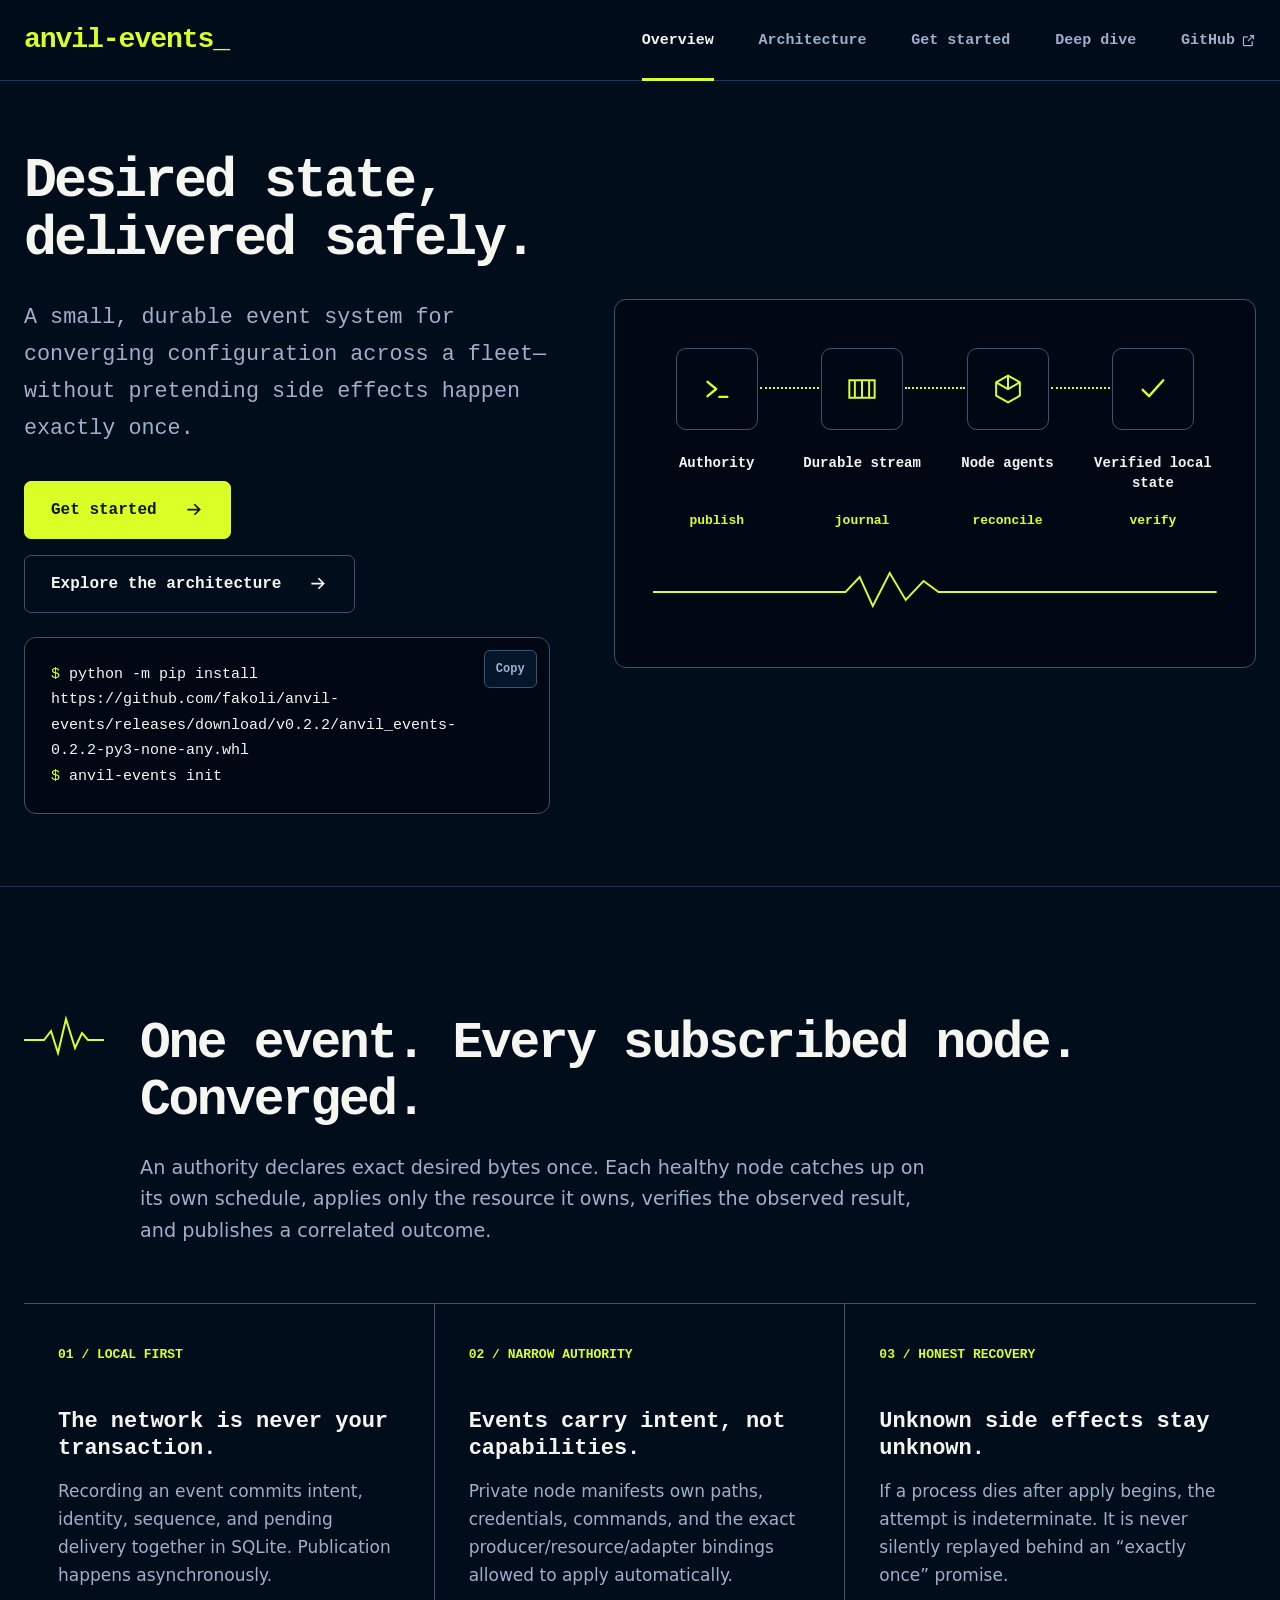
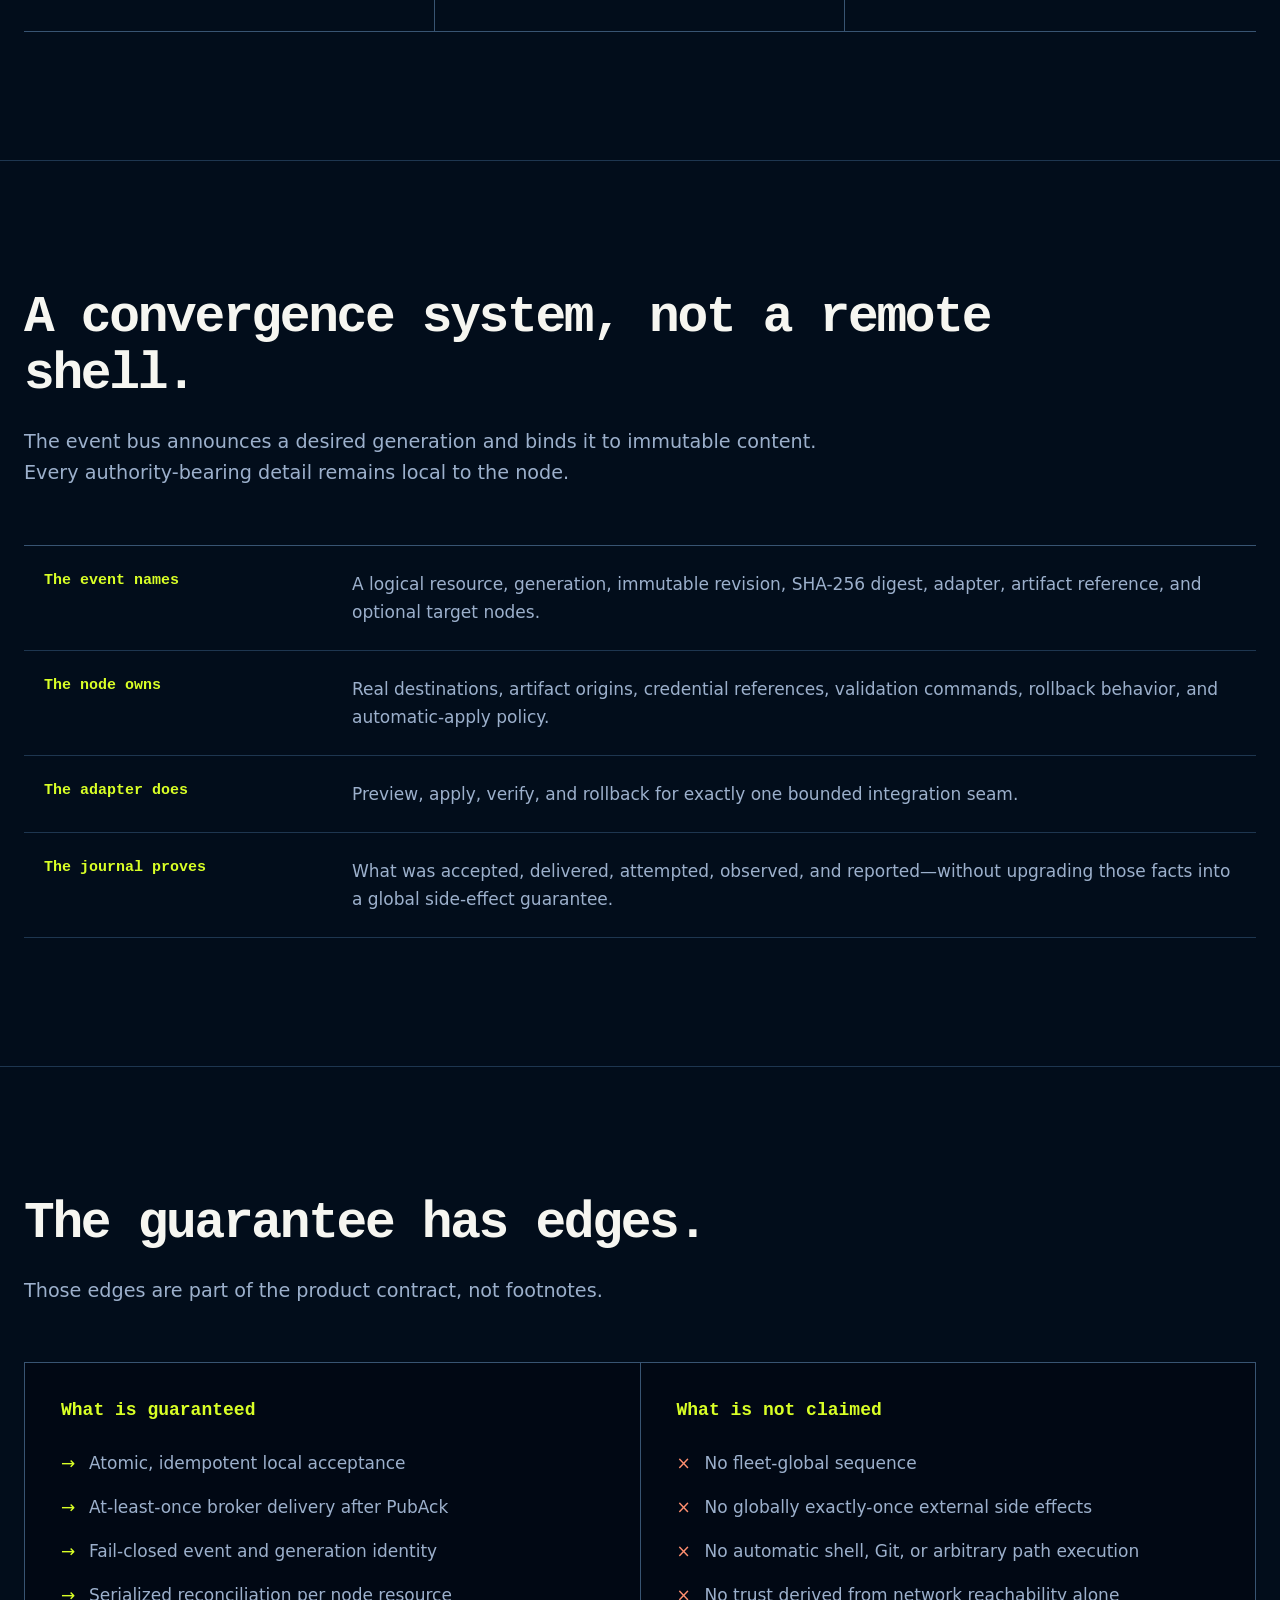
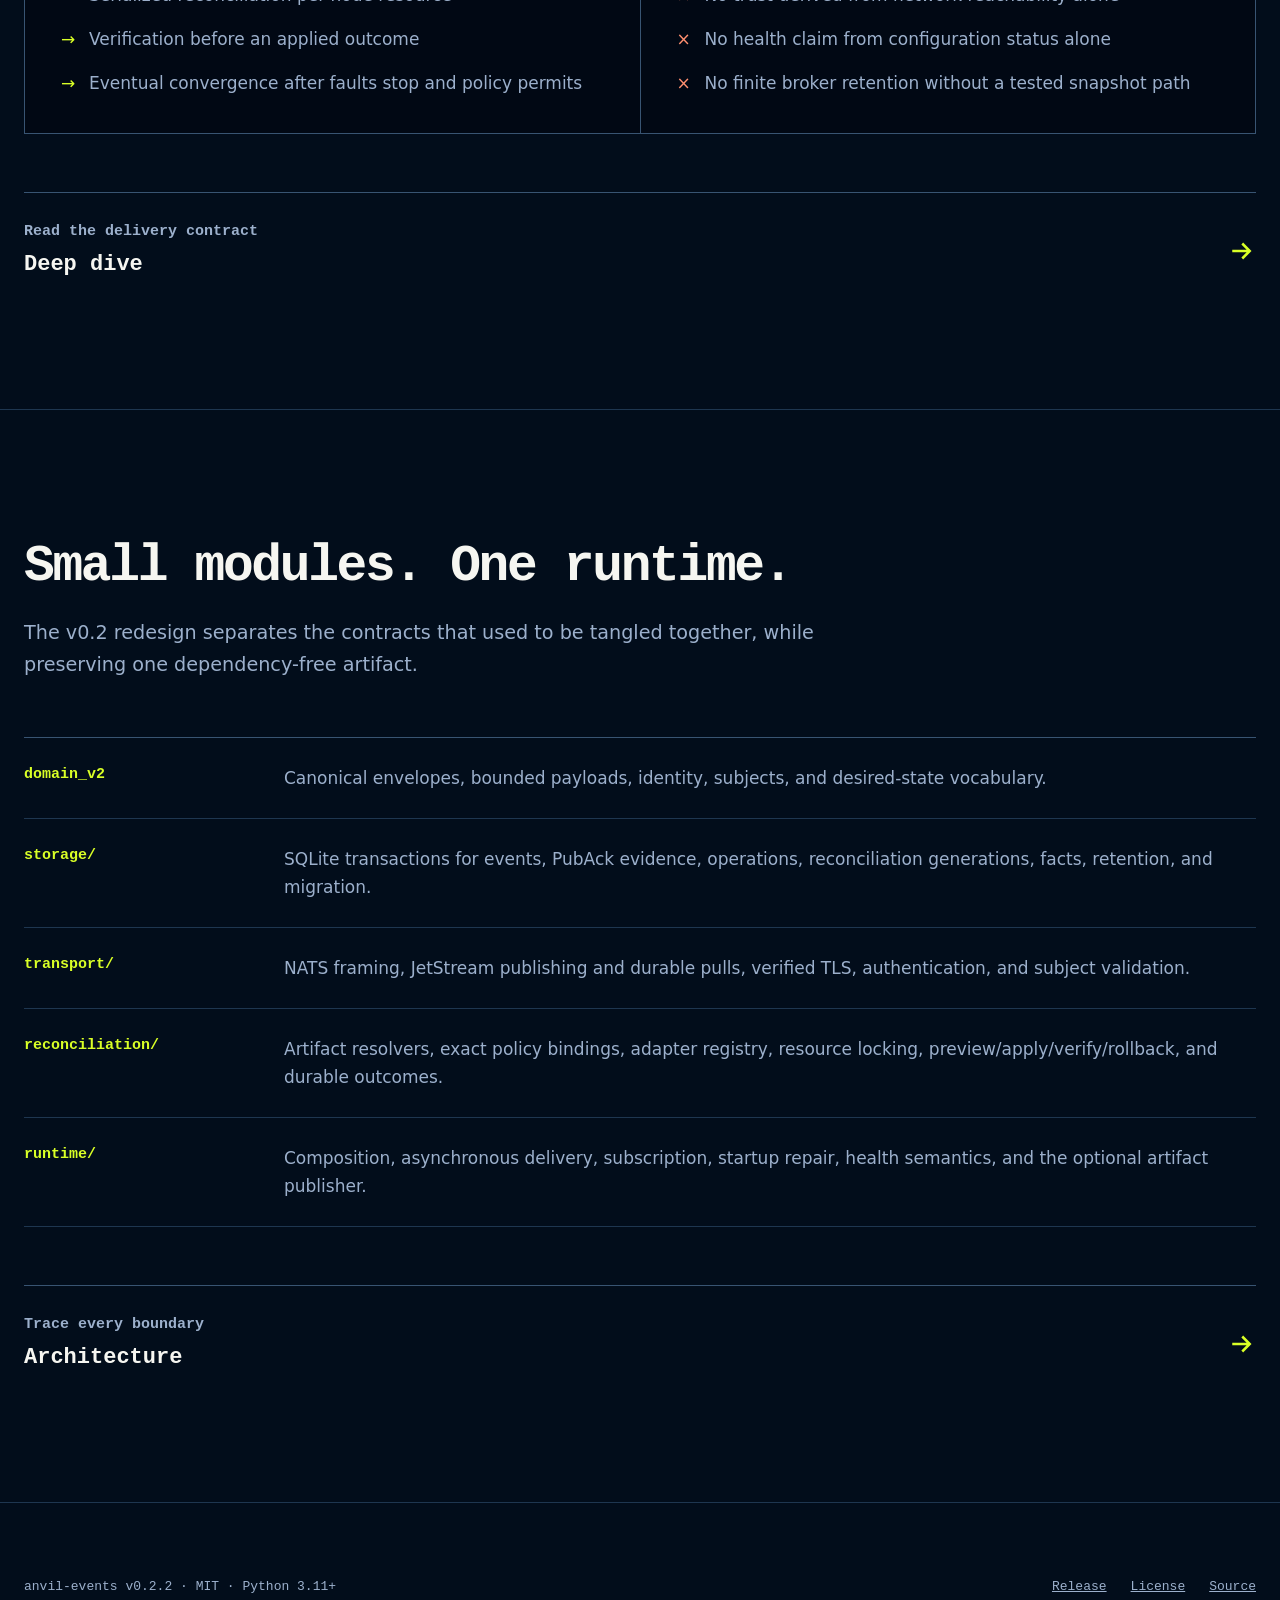
<file: site/index.html>
<!doctype html>
<html lang="en">
<head>
  <meta charset="utf-8">
  <meta name="viewport" content="width=device-width, initial-scale=1">
  <meta name="description" content="anvil-events is a dependency-free desired-state event system for converging configuration across heterogeneous fleets.">
  <meta name="theme-color" content="#020d1b">
  <title>anvil-events — Desired state, delivered safely</title>
  <link rel="canonical" href="https://fakoli.github.io/anvil-events/">
  <link rel="stylesheet" href="assets/styles.css?v=0.2.2-docs4">
  <script src="assets/site.js?v=0.2.2-docs1" defer></script>
</head>
<body>
  <a class="skip-link" href="#content">Skip to content</a>
  <header class="site-header">
    <div class="header-inner">
      <a class="wordmark" href="./" aria-label="anvil-events home">anvil-events</a>
      <button class="menu-button" type="button" aria-label="Open navigation" aria-expanded="false" aria-controls="site-navigation" data-menu-button>
        <svg viewBox="0 0 24 24" aria-hidden="true"><path d="M3 6h18M3 12h18M3 18h18" fill="none" stroke="currentColor" stroke-width="2" stroke-linecap="round"/></svg>
      </button>
      <nav class="site-nav" id="site-navigation" aria-label="Primary" data-navigation data-open="false">
        <a href="./" aria-current="page">Overview</a>
        <a href="architecture/">Architecture</a>
        <a href="get-started/">Get started</a>
        <a href="deep-dive/">Deep dive</a>
        <a href="https://github.com/fakoli/anvil-events">GitHub <svg class="external-mark" viewBox="0 0 24 24" aria-hidden="true"><path d="M14 4h6v6M20 4l-9 9M18 13v6a1 1 0 0 1-1 1H5a1 1 0 0 1-1-1V7a1 1 0 0 1 1-1h6" fill="none" stroke="currentColor" stroke-width="2"/></svg></a>
      </nav>
    </div>
  </header>

  <main id="content">
    <div class="page-shell">
      <section class="hero" aria-labelledby="hero-title">
        <div class="hero-copy">
          <h1 id="hero-title">Desired state,<br>delivered safely.</h1>
          <p>A small, durable event system for converging configuration across a fleet—without pretending side effects happen exactly once.</p>
          <div class="hero-actions">
            <a class="button button-primary" href="get-started/">Get started <svg viewBox="0 0 24 24" aria-hidden="true"><path d="M5 12h14M13 6l6 6-6 6" fill="none" stroke="currentColor" stroke-width="2"/></svg></a>
            <a class="button" href="architecture/">Explore the architecture <svg viewBox="0 0 24 24" aria-hidden="true"><path d="M5 12h14M13 6l6 6-6 6" fill="none" stroke="currentColor" stroke-width="2"/></svg></a>
          </div>
          <div class="code-frame">
            <button class="copy-button" type="button" data-copy="install-command">Copy</button>
            <pre id="install-command"><code><span class="prompt">$</span> python -m pip install https://github.com/fakoli/anvil-events/releases/download/v0.2.2/anvil_events-0.2.2-py3-none-any.whl
<span class="prompt">$</span> anvil-events init</code></pre>
          </div>
        </div>

        <div class="pipeline-panel" aria-label="Authority publishes through a durable stream to node agents that verify local state">
          <div class="pipeline-row">
            <div class="pipeline-step">
              <div class="pipeline-icon"><svg viewBox="0 0 48 48" aria-hidden="true"><path d="m12 15 11 9-11 9M27 34h10" fill="none" stroke="currentColor" stroke-width="3" stroke-linecap="round" stroke-linejoin="round"/></svg></div>
              <strong>Authority</strong><span>publish</span>
            </div>
            <div class="pipeline-step">
              <div class="pipeline-icon"><svg viewBox="0 0 48 48" aria-hidden="true"><path d="M8 13h32v22H8zM15 13v22M24 13v22M33 13v22" fill="none" stroke="currentColor" stroke-width="2.5"/></svg></div>
              <strong>Durable stream</strong><span>journal</span>
            </div>
            <div class="pipeline-step">
              <div class="pipeline-icon"><svg viewBox="0 0 48 48" aria-hidden="true"><path d="m24 7 15 8.5v17L24 41 9 32.5v-17L24 7Zm0 0v17m15-8.5L24 24 9 15.5" fill="none" stroke="currentColor" stroke-width="2.5"/></svg></div>
              <strong>Node agents</strong><span>reconcile</span>
            </div>
            <div class="pipeline-step">
              <div class="pipeline-icon"><svg viewBox="0 0 48 48" aria-hidden="true"><path d="m11 25 8 8 18-20" fill="none" stroke="currentColor" stroke-width="3" stroke-linecap="round" stroke-linejoin="round"/></svg></div>
              <strong>Verified local state</strong><span>verify</span>
            </div>
          </div>
          <div class="pulse-line" aria-hidden="true"><svg viewBox="0 0 600 44" preserveAspectRatio="none"><path d="M0 23h205l15-15 14 29 18-33 17 27 19-19 16 11h296" fill="none" stroke="currentColor" stroke-width="2"/></svg></div>
        </div>
      </section>
    </div>

    <section class="section">
      <div class="page-shell">
        <div class="statement">
          <div class="pulse-mark"><svg viewBox="0 0 80 48" aria-hidden="true"><path d="M0 25h20l7-9 7 22 8-34 9 29 7-15 6 7h16" fill="none" stroke="currentColor" stroke-width="2"/></svg></div>
          <div class="section-heading">
            <h2>One event. Every subscribed node. Converged.</h2>
            <p>An authority declares exact desired bytes once. Each healthy node catches up on its own schedule, applies only the resource it owns, verifies the observed result, and publishes a correlated outcome.</p>
          </div>
        </div>
        <div class="principles">
          <article class="principle"><span class="principle-index">01 / LOCAL FIRST</span><h3>The network is never your transaction.</h3><p>Recording an event commits intent, identity, sequence, and pending delivery together in SQLite. Publication happens asynchronously.</p></article>
          <article class="principle"><span class="principle-index">02 / NARROW AUTHORITY</span><h3>Events carry intent, not capabilities.</h3><p>Private node manifests own paths, credentials, commands, and the exact producer/resource/adapter bindings allowed to apply automatically.</p></article>
          <article class="principle"><span class="principle-index">03 / HONEST RECOVERY</span><h3>Unknown side effects stay unknown.</h3><p>If a process dies after apply begins, the attempt is indeterminate. It is never silently replayed behind an “exactly once” promise.</p></article>
        </div>
      </div>
    </section>

    <section class="section" id="model">
      <div class="page-shell">
        <div class="section-heading"><h2>A convergence system, not a remote shell.</h2><p>The event bus announces a desired generation and binds it to immutable content. Every authority-bearing detail remains local to the node.</p></div>
        <table class="guarantee-table">
          <tbody>
            <tr><th scope="row">The event names</th><td>A logical resource, generation, immutable revision, SHA-256 digest, adapter, artifact reference, and optional target nodes.</td></tr>
            <tr><th scope="row">The node owns</th><td>Real destinations, artifact origins, credential references, validation commands, rollback behavior, and automatic-apply policy.</td></tr>
            <tr><th scope="row">The adapter does</th><td>Preview, apply, verify, and rollback for exactly one bounded integration seam.</td></tr>
            <tr><th scope="row">The journal proves</th><td>What was accepted, delivered, attempted, observed, and reported—without upgrading those facts into a global side-effect guarantee.</td></tr>
          </tbody>
        </table>
      </div>
    </section>

    <section class="section">
      <div class="page-shell">
        <div class="section-heading"><h2>The guarantee has edges.</h2><p>Those edges are part of the product contract, not footnotes.</p></div>
        <div class="limit-grid">
          <div class="limit-column"><h3>What is guaranteed</h3><ul><li>Atomic, idempotent local acceptance</li><li>At-least-once broker delivery after PubAck</li><li>Fail-closed event and generation identity</li><li>Serialized reconciliation per node resource</li><li>Verification before an applied outcome</li><li>Eventual convergence after faults stop and policy permits</li></ul></div>
          <div class="limit-column negative"><h3>What is not claimed</h3><ul><li>No fleet-global sequence</li><li>No globally exactly-once external side effects</li><li>No automatic shell, Git, or arbitrary path execution</li><li>No trust derived from network reachability alone</li><li>No health claim from configuration status alone</li><li>No finite broker retention without a tested snapshot path</li></ul></div>
        </div>
        <a class="next-link" href="deep-dive/"><span>Read the delivery contract<strong>Deep dive</strong></span><svg viewBox="0 0 24 24" aria-hidden="true"><path d="M5 12h14M13 6l6 6-6 6" fill="none" stroke="currentColor" stroke-width="2"/></svg></a>
      </div>
    </section>

    <section class="section">
      <div class="page-shell">
        <div class="section-heading"><h2>Small modules. One runtime.</h2><p>The v0.2 redesign separates the contracts that used to be tangled together, while preserving one dependency-free artifact.</p></div>
        <div class="module-list">
          <div class="module-row"><code>domain_v2</code><p>Canonical envelopes, bounded payloads, identity, subjects, and desired-state vocabulary.</p></div>
          <div class="module-row"><code>storage/</code><p>SQLite transactions for events, PubAck evidence, operations, reconciliation generations, facts, retention, and migration.</p></div>
          <div class="module-row"><code>transport/</code><p>NATS framing, JetStream publishing and durable pulls, verified TLS, authentication, and subject validation.</p></div>
          <div class="module-row"><code>reconciliation/</code><p>Artifact resolvers, exact policy bindings, adapter registry, resource locking, preview/apply/verify/rollback, and durable outcomes.</p></div>
          <div class="module-row"><code>runtime/</code><p>Composition, asynchronous delivery, subscription, startup repair, health semantics, and the optional artifact publisher.</p></div>
        </div>
        <a class="next-link" href="architecture/"><span>Trace every boundary<strong>Architecture</strong></span><svg viewBox="0 0 24 24" aria-hidden="true"><path d="M5 12h14M13 6l6 6-6 6" fill="none" stroke="currentColor" stroke-width="2"/></svg></a>
      </div>
    </section>
  </main>

  <footer class="site-footer"><div class="footer-inner"><span>anvil-events v0.2.2 · MIT · Python 3.11+</span><nav aria-label="Footer"><a href="https://github.com/fakoli/anvil-events/releases/tag/v0.2.2">Release</a><a href="https://github.com/fakoli/anvil-events/blob/main/LICENSE">License</a><a href="https://github.com/fakoli/anvil-events">Source</a></nav></div></footer>
</body>
</html>
</file>
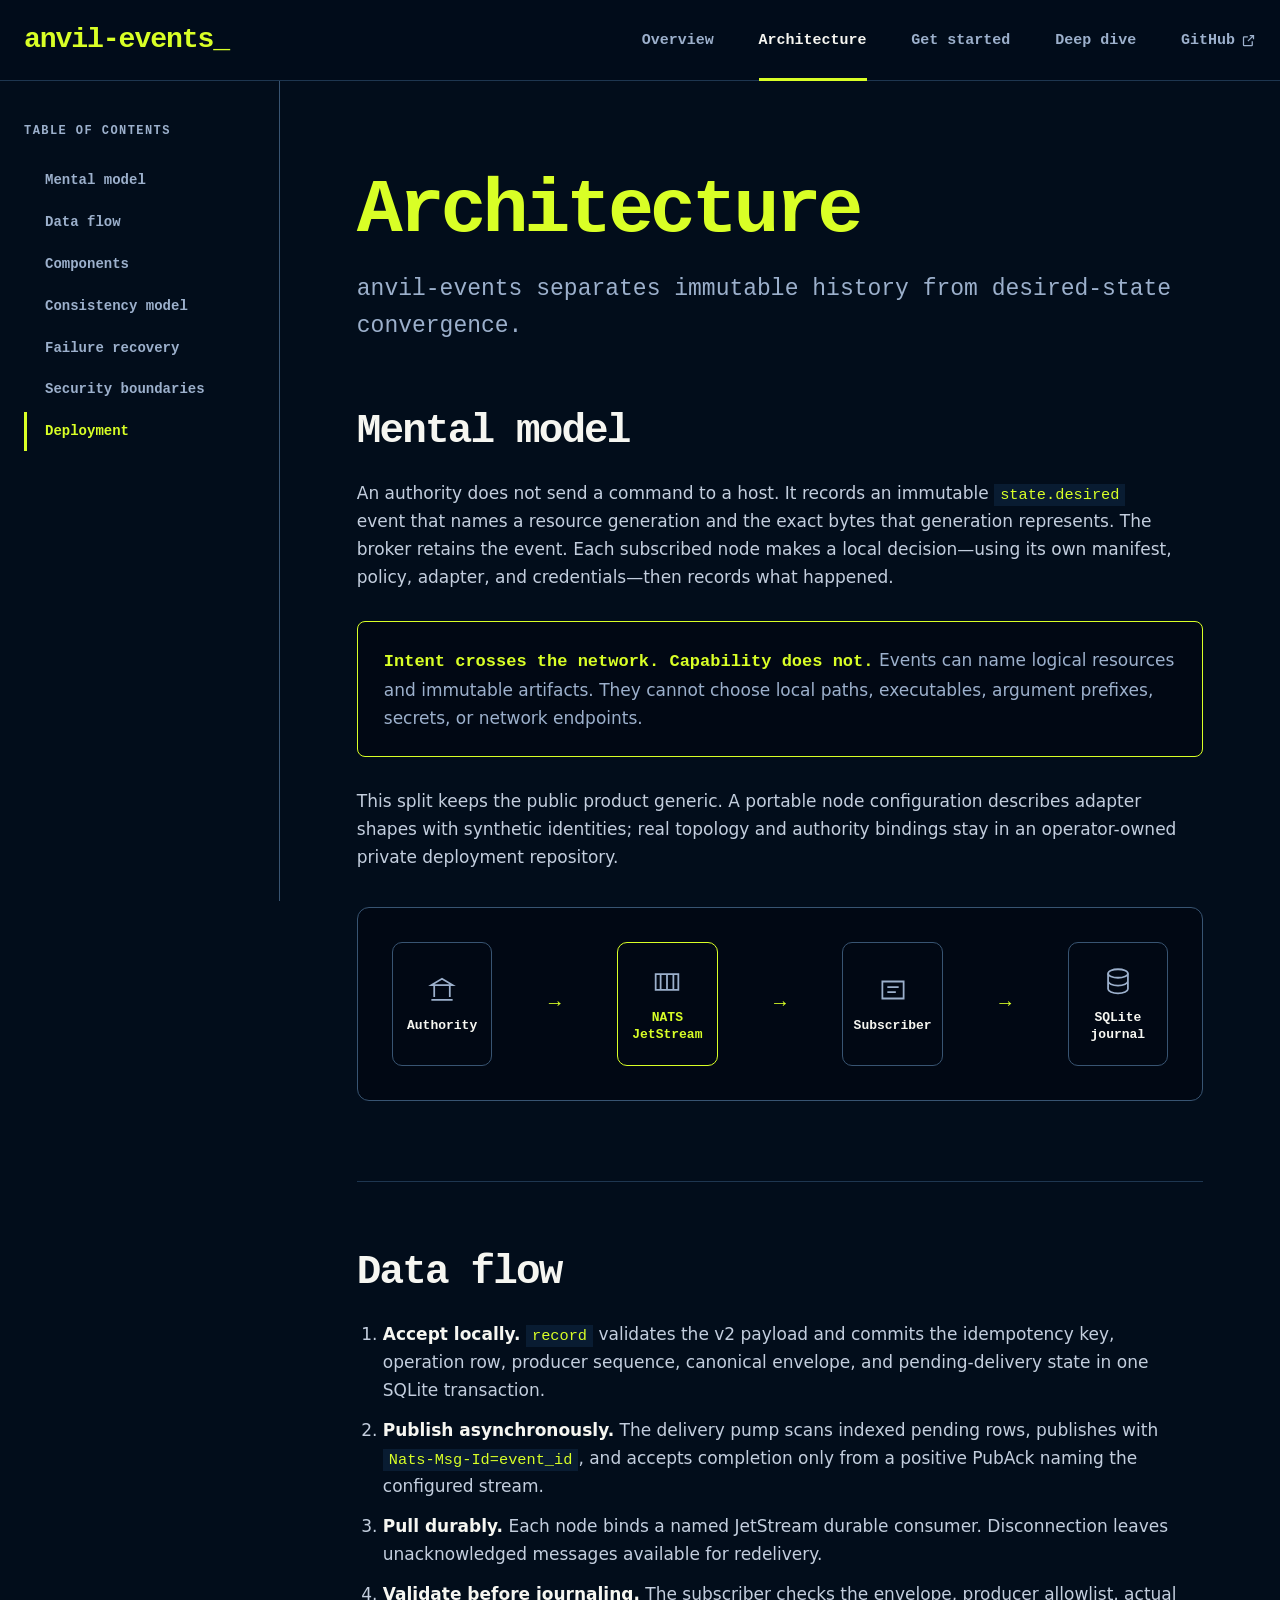
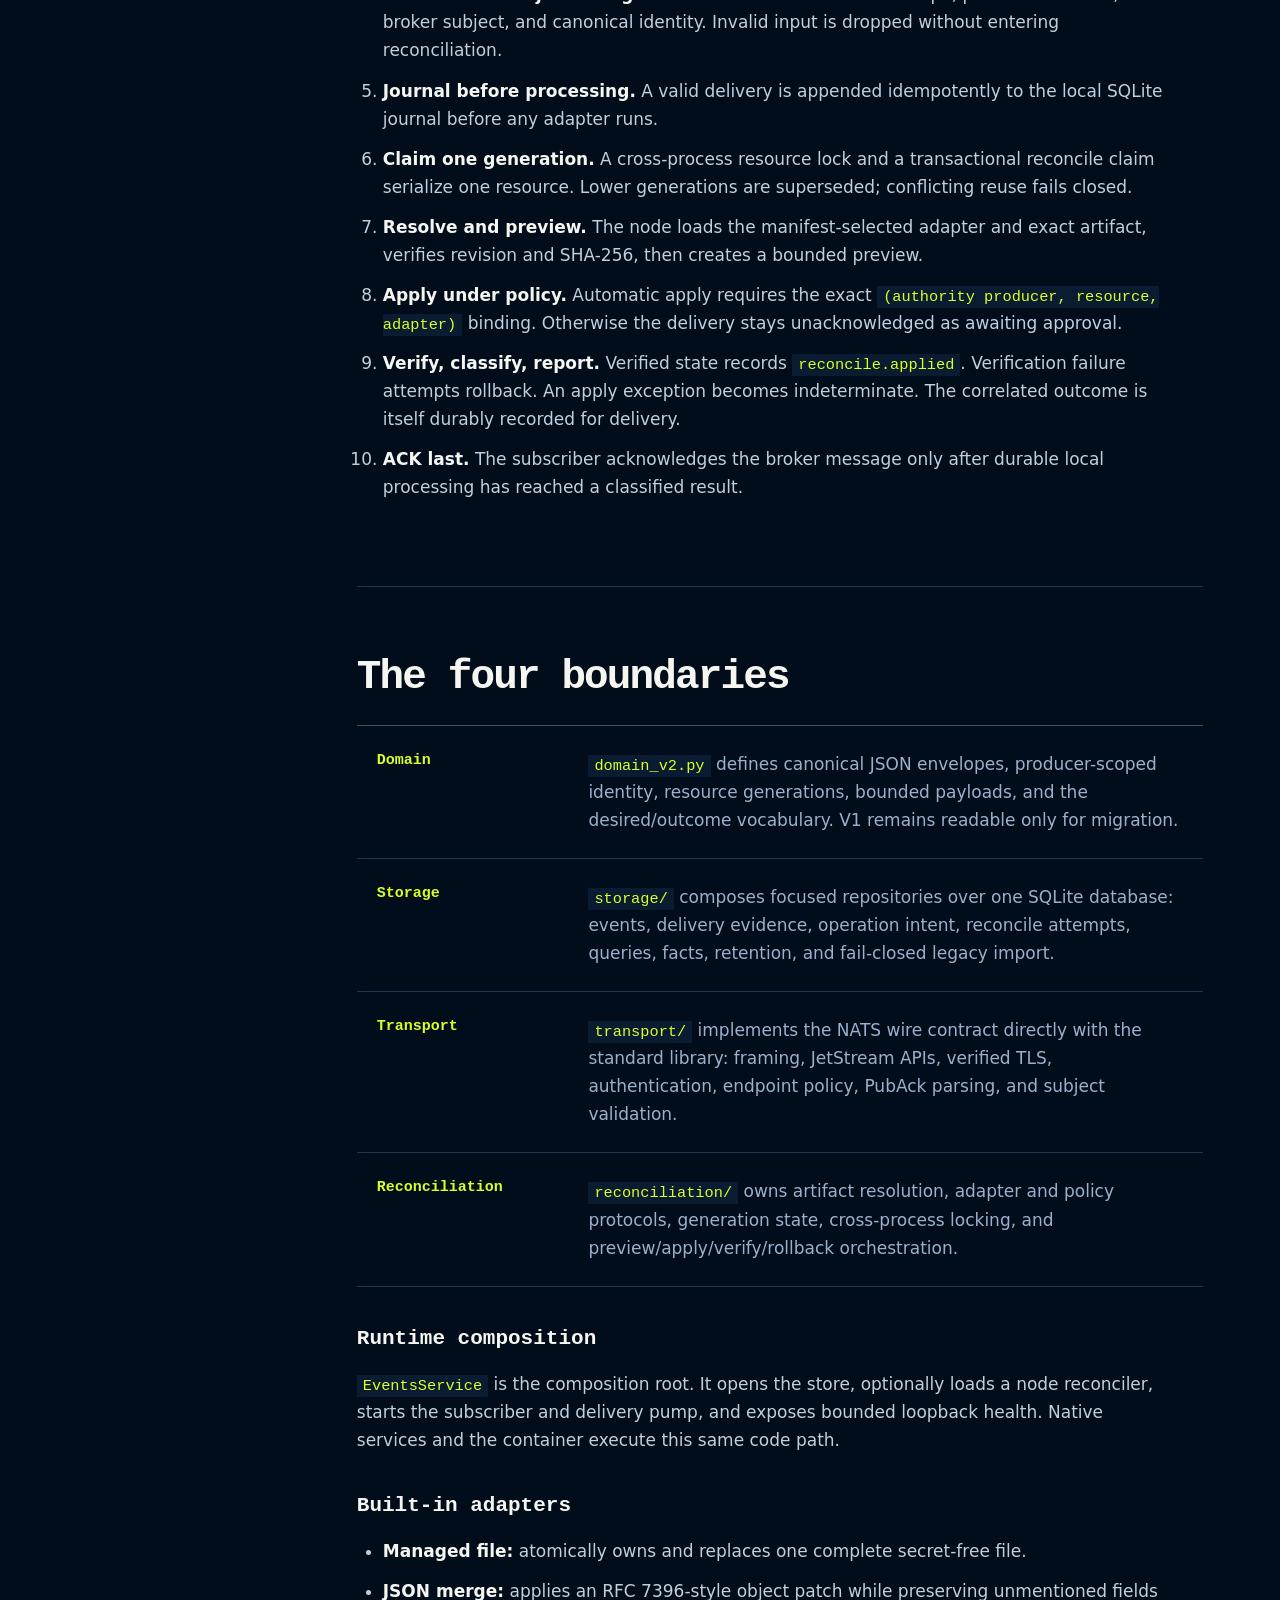
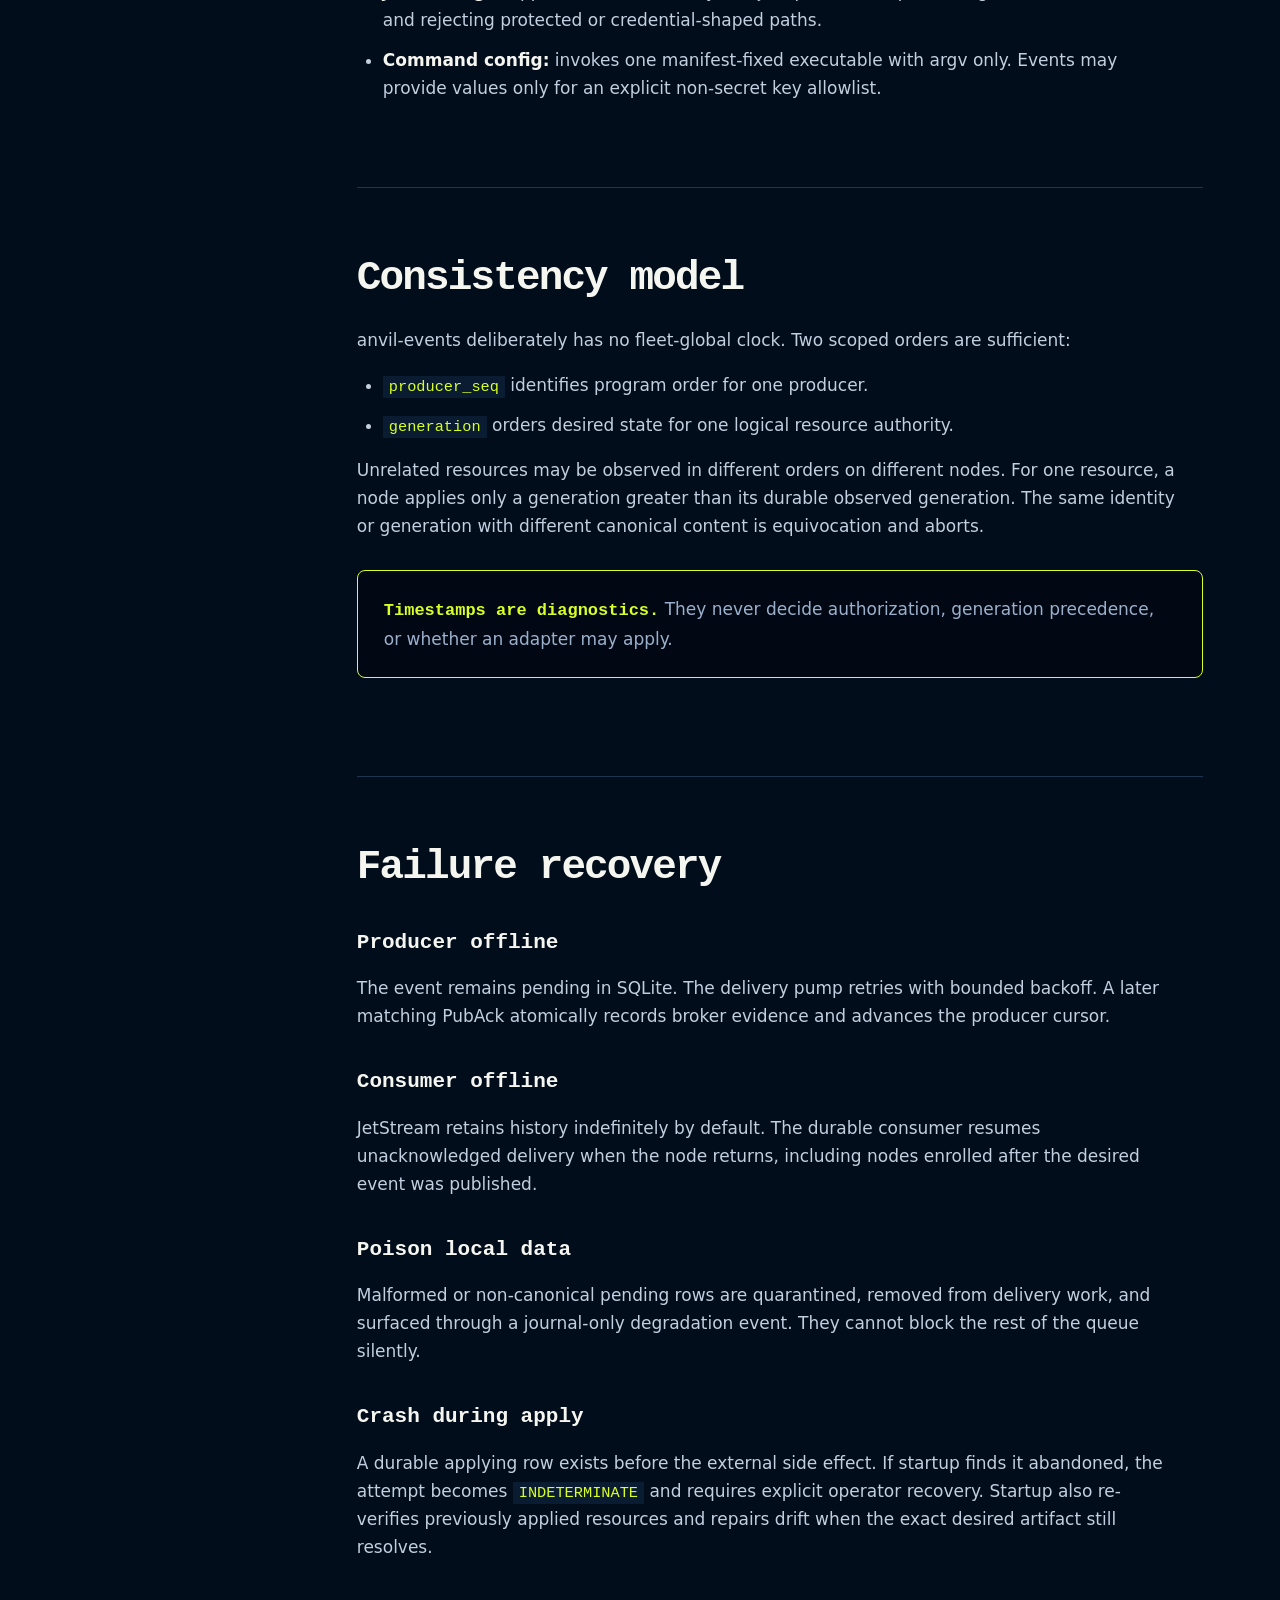
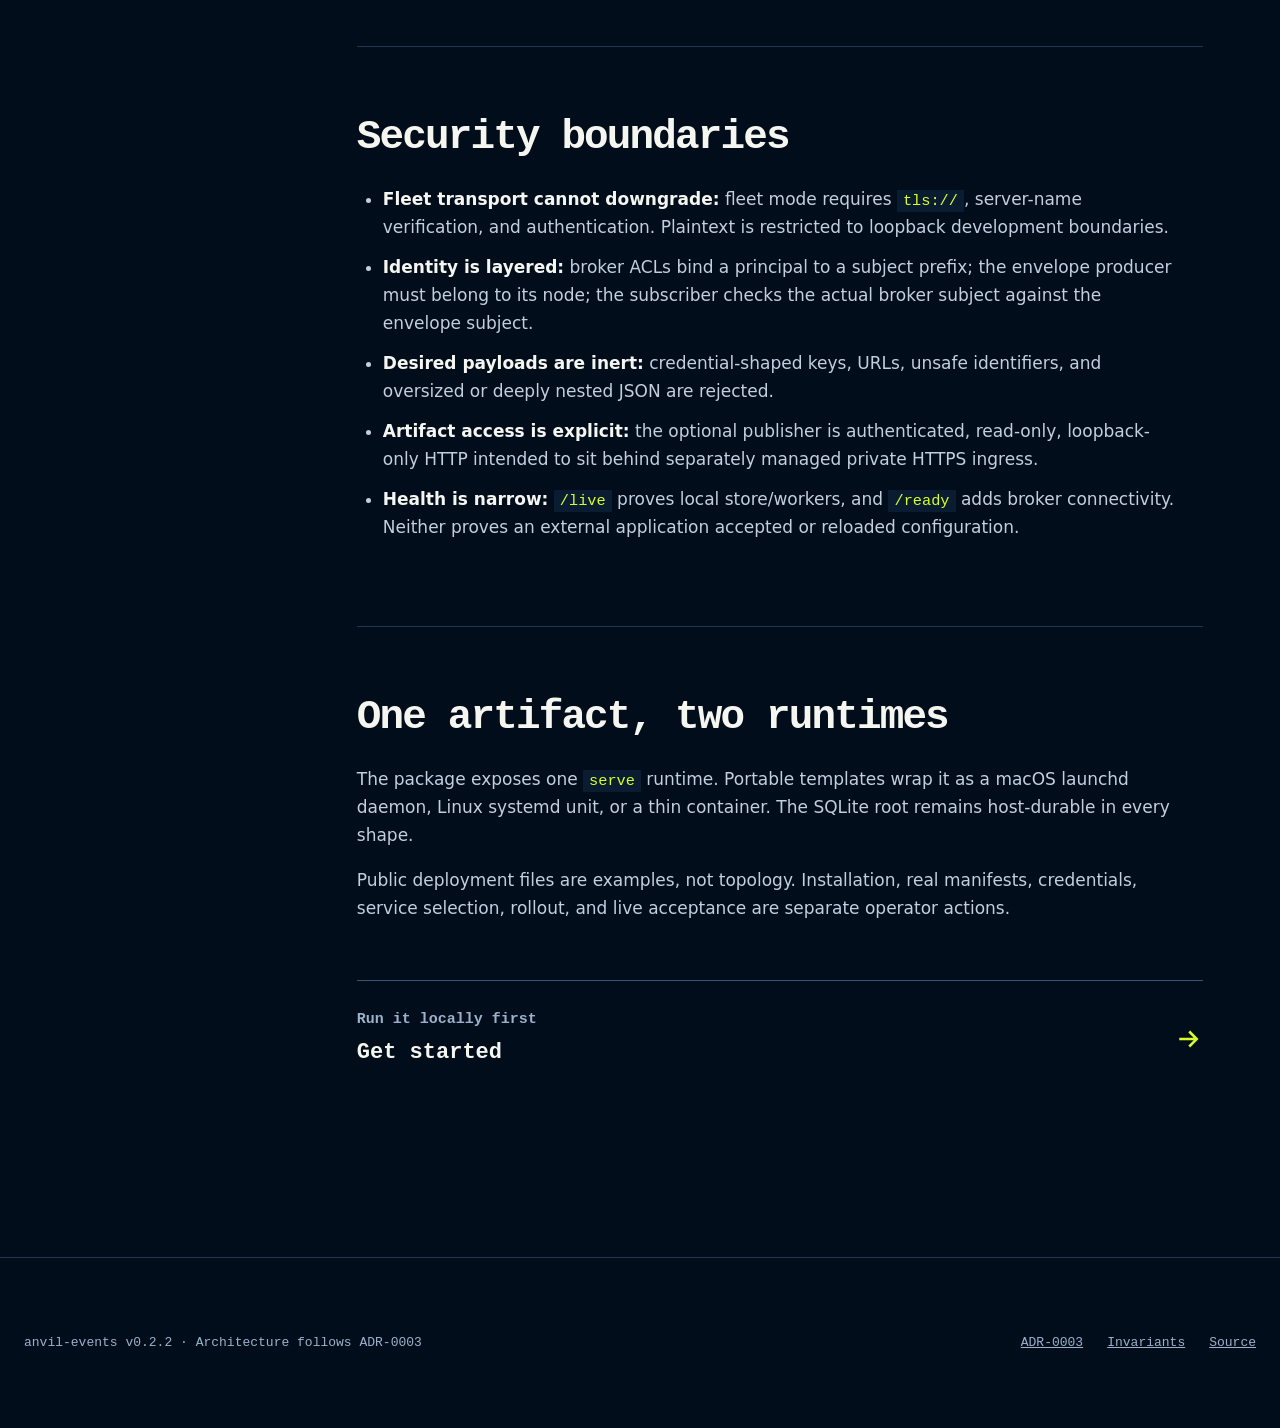
<file: site/architecture/index.html>
<!doctype html>
<html lang="en">
<head>
  <meta charset="utf-8">
  <meta name="viewport" content="width=device-width, initial-scale=1">
  <meta name="description" content="The anvil-events architecture: domain, SQLite journal, secure JetStream transport, reconciliation adapters, and recovery boundaries.">
  <meta name="theme-color" content="#020d1b">
  <title>Architecture — anvil-events</title>
  <link rel="canonical" href="https://fakoli.github.io/anvil-events/architecture/">
  <link rel="stylesheet" href="../assets/styles.css?v=0.2.2-docs4">
  <script src="../assets/site.js?v=0.2.2-docs1" defer></script>
</head>
<body>
  <a class="skip-link" href="#content">Skip to content</a>
  <header class="site-header"><div class="header-inner">
    <a class="wordmark" href="../" aria-label="anvil-events home">anvil-events</a>
    <button class="menu-button" type="button" aria-label="Open navigation" aria-expanded="false" aria-controls="site-navigation" data-menu-button><svg viewBox="0 0 24 24" aria-hidden="true"><path d="M3 6h18M3 12h18M3 18h18" fill="none" stroke="currentColor" stroke-width="2" stroke-linecap="round"/></svg></button>
    <nav class="site-nav" id="site-navigation" aria-label="Primary" data-navigation data-open="false">
      <a href="../">Overview</a><a href="./" aria-current="page">Architecture</a><a href="../get-started/">Get started</a><a href="../deep-dive/">Deep dive</a><a href="https://github.com/fakoli/anvil-events">GitHub <svg class="external-mark" viewBox="0 0 24 24" aria-hidden="true"><path d="M14 4h6v6M20 4l-9 9M18 13v6a1 1 0 0 1-1 1H5a1 1 0 0 1-1-1V7a1 1 0 0 1 1-1h6" fill="none" stroke="currentColor" stroke-width="2"/></svg></a>
    </nav>
  </div></header>

  <main id="content" class="article-layout">
    <aside class="article-rail" aria-label="On this page">
      <p class="rail-title">Table of contents</p>
      <nav><a href="#mental-model" data-article-link aria-current="true">Mental model</a><a href="#data-flow" data-article-link>Data flow</a><a href="#components" data-article-link>Components</a><a href="#consistency" data-article-link>Consistency model</a><a href="#recovery" data-article-link>Failure recovery</a><a href="#security" data-article-link>Security boundaries</a><a href="#deployment" data-article-link>Deployment</a></nav>
    </aside>

    <article class="article-main">
      <header class="article-header"><h1>Architecture</h1><p>anvil-events separates immutable history from desired-state convergence.</p></header>
      <div class="article-body">
        <section id="mental-model">
          <h2>Mental model</h2>
          <p>An authority does not send a command to a host. It records an immutable <code>state.desired</code> event that names a resource generation and the exact bytes that generation represents. The broker retains the event. Each subscribed node makes a local decision—using its own manifest, policy, adapter, and credentials—then records what happened.</p>
          <div class="callout"><strong>Intent crosses the network. Capability does not.</strong> Events can name logical resources and immutable artifacts. They cannot choose local paths, executables, argument prefixes, secrets, or network endpoints.</div>
          <p>This split keeps the public product generic. A portable node configuration describes adapter shapes with synthetic identities; real topology and authority bindings stay in an operator-owned private deployment repository.</p>

          <div class="architecture-flow" aria-label="High-level event flow">
            <div class="flow-node"><svg viewBox="0 0 48 48" aria-hidden="true"><path d="M9 38h30M13 34V17h22v17M9 17h30L24 8 9 17Z" fill="none" stroke="currentColor" stroke-width="2.5"/></svg>Authority</div><div class="flow-arrow">→</div>
            <div class="flow-node active"><svg viewBox="0 0 48 48" aria-hidden="true"><path d="M8 13h32v22H8zM15 13v22M24 13v22M33 13v22" fill="none" stroke="currentColor" stroke-width="2.5"/></svg>NATS JetStream</div><div class="flow-arrow">→</div>
            <div class="flow-node"><svg viewBox="0 0 48 48" aria-hidden="true"><path d="M9 12h30v24H9zM16 20h16M16 27h12" fill="none" stroke="currentColor" stroke-width="2.5"/></svg>Subscriber</div><div class="flow-arrow">→</div>
            <div class="flow-node"><svg viewBox="0 0 48 48" aria-hidden="true"><ellipse cx="24" cy="12" rx="14" ry="6" fill="none" stroke="currentColor" stroke-width="2.5"/><path d="M10 12v22c0 3 6 6 14 6s14-3 14-6V12M10 23c0 3 6 6 14 6s14-3 14-6" fill="none" stroke="currentColor" stroke-width="2.5"/></svg>SQLite journal</div>
          </div>
        </section>

        <section id="data-flow">
          <h2>Data flow</h2>
          <ol>
            <li><strong>Accept locally.</strong> <code>record</code> validates the v2 payload and commits the idempotency key, operation row, producer sequence, canonical envelope, and pending-delivery state in one SQLite transaction.</li>
            <li><strong>Publish asynchronously.</strong> The delivery pump scans indexed pending rows, publishes with <code>Nats-Msg-Id=event_id</code>, and accepts completion only from a positive PubAck naming the configured stream.</li>
            <li><strong>Pull durably.</strong> Each node binds a named JetStream durable consumer. Disconnection leaves unacknowledged messages available for redelivery.</li>
            <li><strong>Validate before journaling.</strong> The subscriber checks the envelope, producer allowlist, actual broker subject, and canonical identity. Invalid input is dropped without entering reconciliation.</li>
            <li><strong>Journal before processing.</strong> A valid delivery is appended idempotently to the local SQLite journal before any adapter runs.</li>
            <li><strong>Claim one generation.</strong> A cross-process resource lock and a transactional reconcile claim serialize one resource. Lower generations are superseded; conflicting reuse fails closed.</li>
            <li><strong>Resolve and preview.</strong> The node loads the manifest-selected adapter and exact artifact, verifies revision and SHA-256, then creates a bounded preview.</li>
            <li><strong>Apply under policy.</strong> Automatic apply requires the exact <code>(authority producer, resource, adapter)</code> binding. Otherwise the delivery stays unacknowledged as awaiting approval.</li>
            <li><strong>Verify, classify, report.</strong> Verified state records <code>reconcile.applied</code>. Verification failure attempts rollback. An apply exception becomes indeterminate. The correlated outcome is itself durably recorded for delivery.</li>
            <li><strong>ACK last.</strong> The subscriber acknowledges the broker message only after durable local processing has reached a classified result.</li>
          </ol>
        </section>

        <section id="components">
          <h2>The four boundaries</h2>
          <table class="boundary-table"><tbody>
            <tr><th scope="row">Domain</th><td><code>domain_v2.py</code> defines canonical JSON envelopes, producer-scoped identity, resource generations, bounded payloads, and the desired/outcome vocabulary. V1 remains readable only for migration.</td></tr>
            <tr><th scope="row">Storage</th><td><code>storage/</code> composes focused repositories over one SQLite database: events, delivery evidence, operation intent, reconcile attempts, queries, facts, retention, and fail-closed legacy import.</td></tr>
            <tr><th scope="row">Transport</th><td><code>transport/</code> implements the NATS wire contract directly with the standard library: framing, JetStream APIs, verified TLS, authentication, endpoint policy, PubAck parsing, and subject validation.</td></tr>
            <tr><th scope="row">Reconciliation</th><td><code>reconciliation/</code> owns artifact resolution, adapter and policy protocols, generation state, cross-process locking, and preview/apply/verify/rollback orchestration.</td></tr>
          </tbody></table>

          <h3>Runtime composition</h3>
          <p><code>EventsService</code> is the composition root. It opens the store, optionally loads a node reconciler, starts the subscriber and delivery pump, and exposes bounded loopback health. Native services and the container execute this same code path.</p>

          <h3>Built-in adapters</h3>
          <ul>
            <li><strong>Managed file:</strong> atomically owns and replaces one complete secret-free file.</li>
            <li><strong>JSON merge:</strong> applies an RFC 7396-style object patch while preserving unmentioned fields and rejecting protected or credential-shaped paths.</li>
            <li><strong>Command config:</strong> invokes one manifest-fixed executable with argv only. Events may provide values only for an explicit non-secret key allowlist.</li>
          </ul>
        </section>

        <section id="consistency">
          <h2>Consistency model</h2>
          <p>anvil-events deliberately has no fleet-global clock. Two scoped orders are sufficient:</p>
          <ul><li><code>producer_seq</code> identifies program order for one producer.</li><li><code>generation</code> orders desired state for one logical resource authority.</li></ul>
          <p>Unrelated resources may be observed in different orders on different nodes. For one resource, a node applies only a generation greater than its durable observed generation. The same identity or generation with different canonical content is equivocation and aborts.</p>
          <div class="callout"><strong>Timestamps are diagnostics.</strong> They never decide authorization, generation precedence, or whether an adapter may apply.</div>
        </section>

        <section id="recovery">
          <h2>Failure recovery</h2>
          <h3>Producer offline</h3><p>The event remains pending in SQLite. The delivery pump retries with bounded backoff. A later matching PubAck atomically records broker evidence and advances the producer cursor.</p>
          <h3>Consumer offline</h3><p>JetStream retains history indefinitely by default. The durable consumer resumes unacknowledged delivery when the node returns, including nodes enrolled after the desired event was published.</p>
          <h3>Poison local data</h3><p>Malformed or non-canonical pending rows are quarantined, removed from delivery work, and surfaced through a journal-only degradation event. They cannot block the rest of the queue silently.</p>
          <h3>Crash during apply</h3><p>A durable applying row exists before the external side effect. If startup finds it abandoned, the attempt becomes <code>INDETERMINATE</code> and requires explicit operator recovery. Startup also re-verifies previously applied resources and repairs drift when the exact desired artifact still resolves.</p>
        </section>

        <section id="security">
          <h2>Security boundaries</h2>
          <ul>
            <li><strong>Fleet transport cannot downgrade:</strong> fleet mode requires <code>tls://</code>, server-name verification, and authentication. Plaintext is restricted to loopback development boundaries.</li>
            <li><strong>Identity is layered:</strong> broker ACLs bind a principal to a subject prefix; the envelope producer must belong to its node; the subscriber checks the actual broker subject against the envelope subject.</li>
            <li><strong>Desired payloads are inert:</strong> credential-shaped keys, URLs, unsafe identifiers, and oversized or deeply nested JSON are rejected.</li>
            <li><strong>Artifact access is explicit:</strong> the optional publisher is authenticated, read-only, loopback-only HTTP intended to sit behind separately managed private HTTPS ingress.</li>
            <li><strong>Health is narrow:</strong> <code>/live</code> proves local store/workers, and <code>/ready</code> adds broker connectivity. Neither proves an external application accepted or reloaded configuration.</li>
          </ul>
        </section>

        <section id="deployment">
          <h2>One artifact, two runtimes</h2>
          <p>The package exposes one <code>serve</code> runtime. Portable templates wrap it as a macOS launchd daemon, Linux systemd unit, or a thin container. The SQLite root remains host-durable in every shape.</p>
          <p>Public deployment files are examples, not topology. Installation, real manifests, credentials, service selection, rollout, and live acceptance are separate operator actions.</p>
          <a class="next-link" href="../get-started/"><span>Run it locally first<strong>Get started</strong></span><svg viewBox="0 0 24 24" aria-hidden="true"><path d="M5 12h14M13 6l6 6-6 6" fill="none" stroke="currentColor" stroke-width="2"/></svg></a>
        </section>
      </div>
    </article>
  </main>

  <footer class="site-footer"><div class="footer-inner"><span>anvil-events v0.2.2 · Architecture follows ADR-0003</span><nav aria-label="Footer"><a href="https://github.com/fakoli/anvil-events/blob/main/docs/adr/0003-fleet-convergence-architecture.md">ADR-0003</a><a href="https://github.com/fakoli/anvil-events/blob/main/docs/invariants.md">Invariants</a><a href="https://github.com/fakoli/anvil-events">Source</a></nav></div></footer>
</body>
</html>
</file>
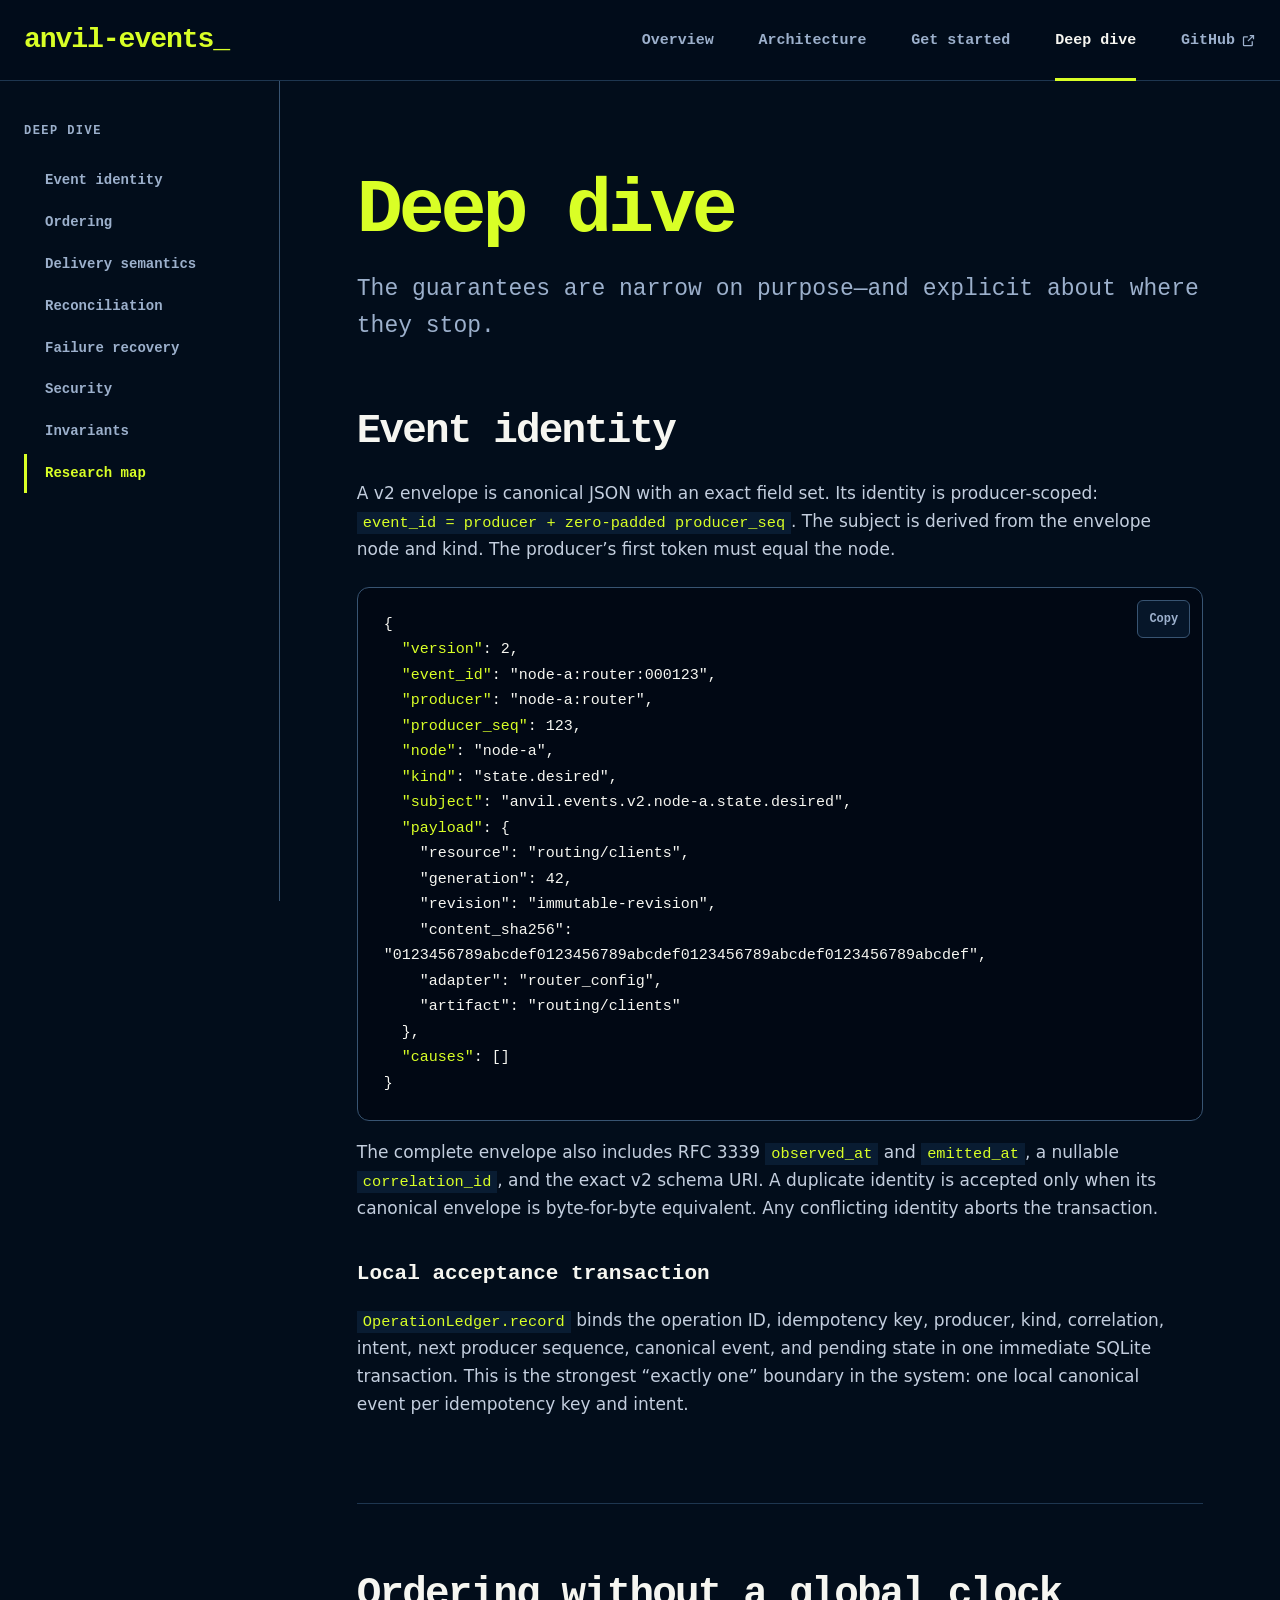
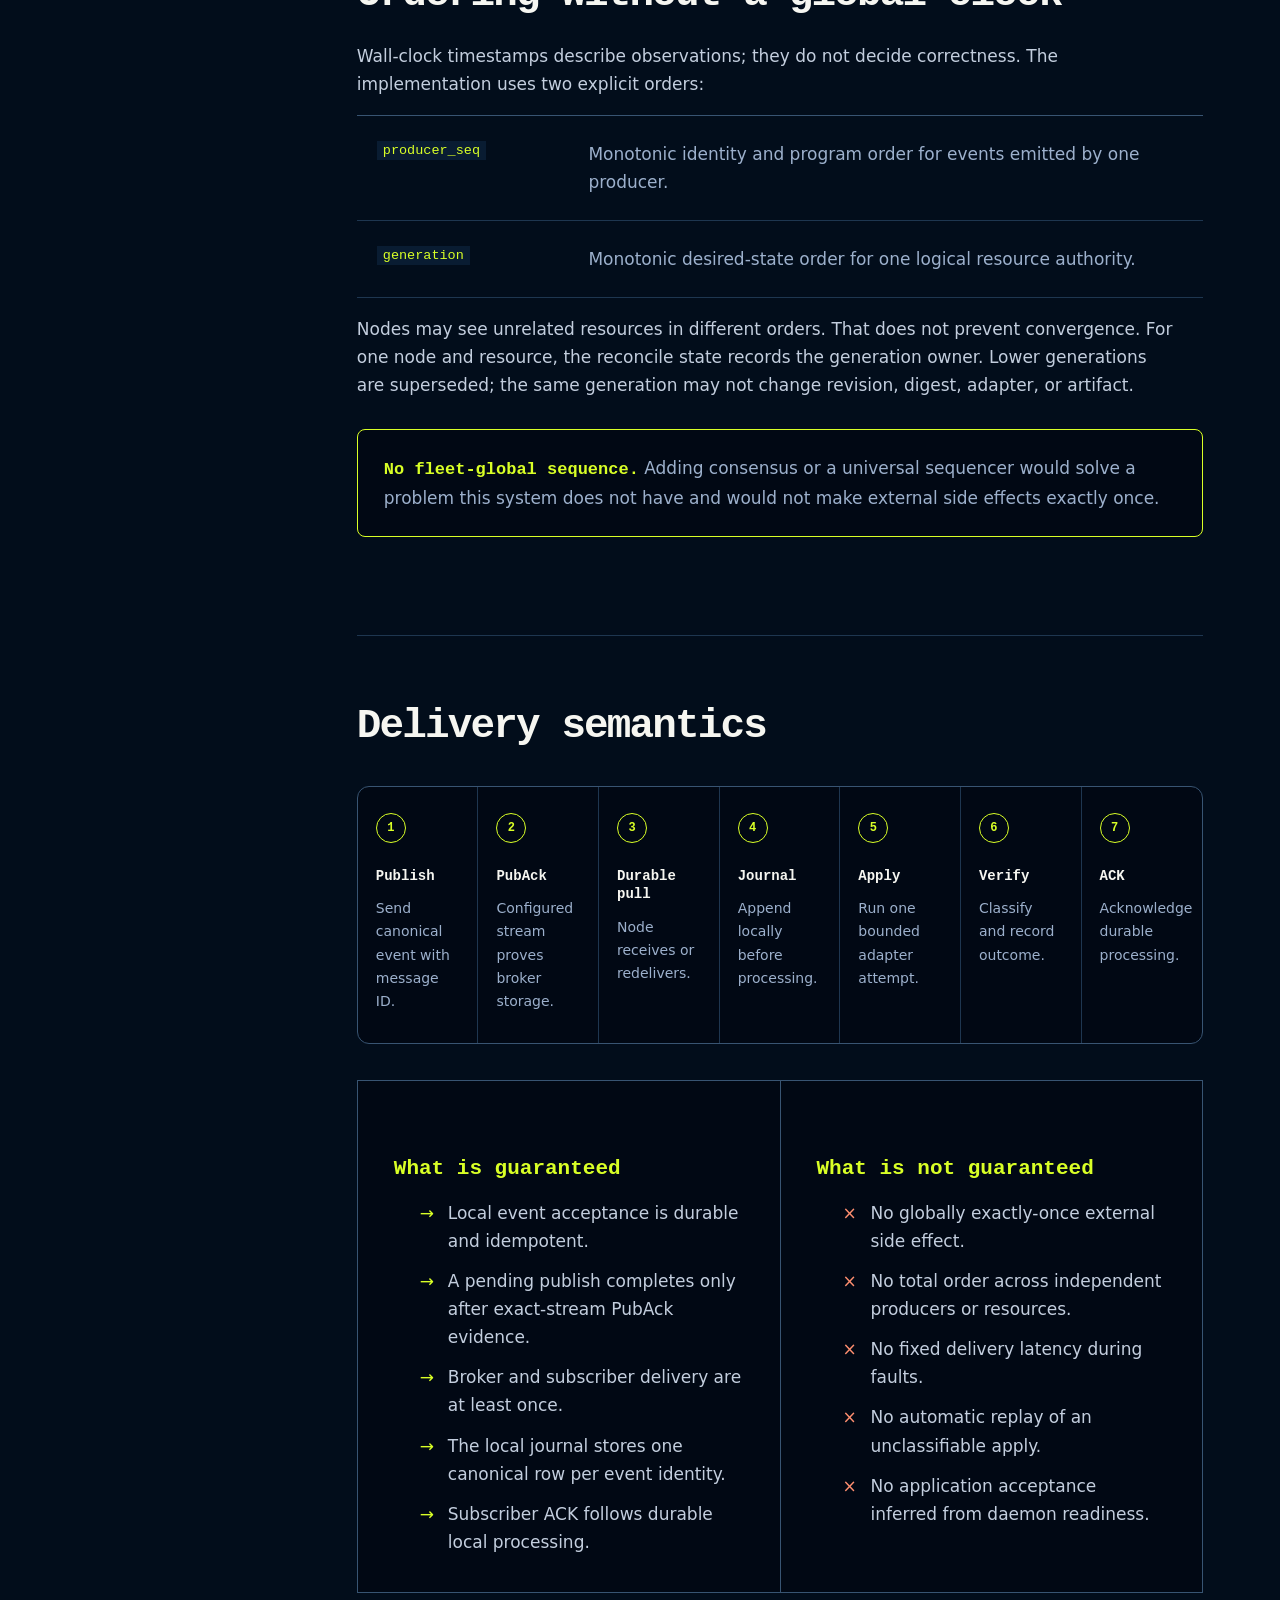
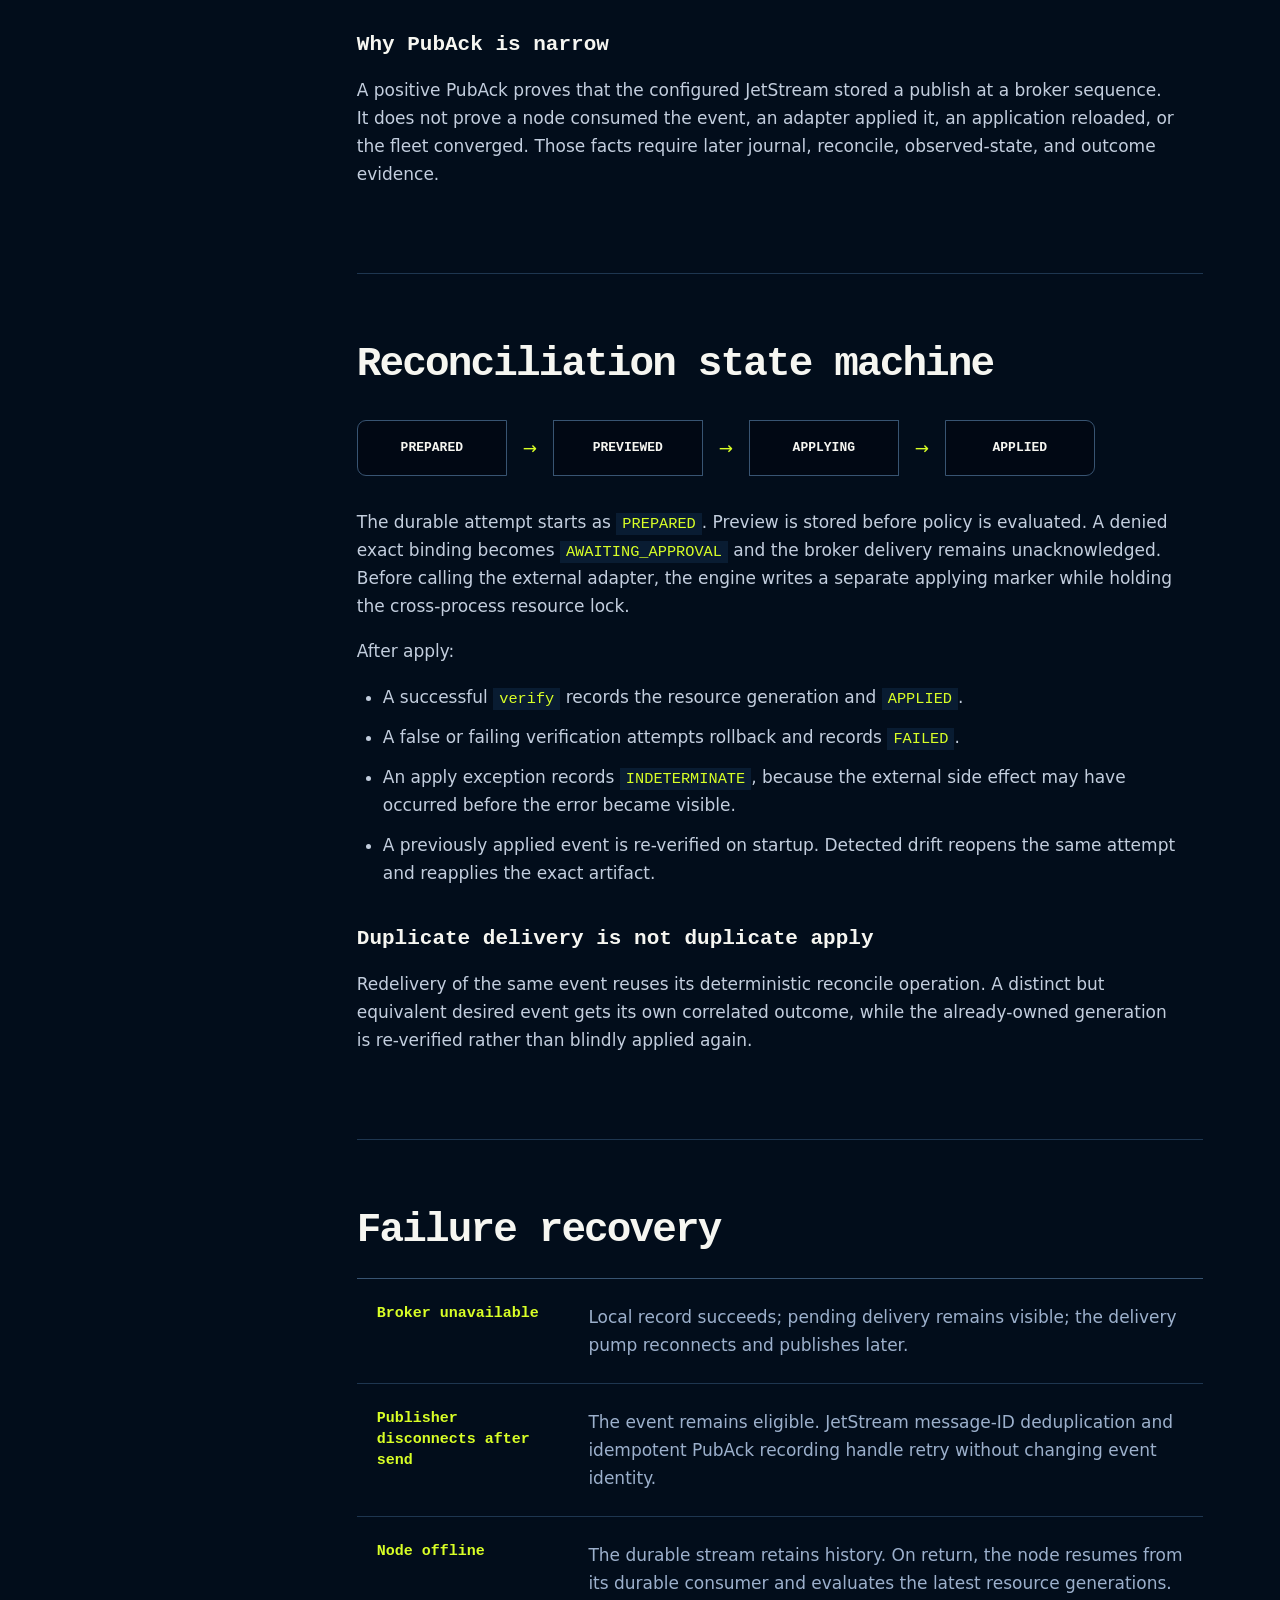
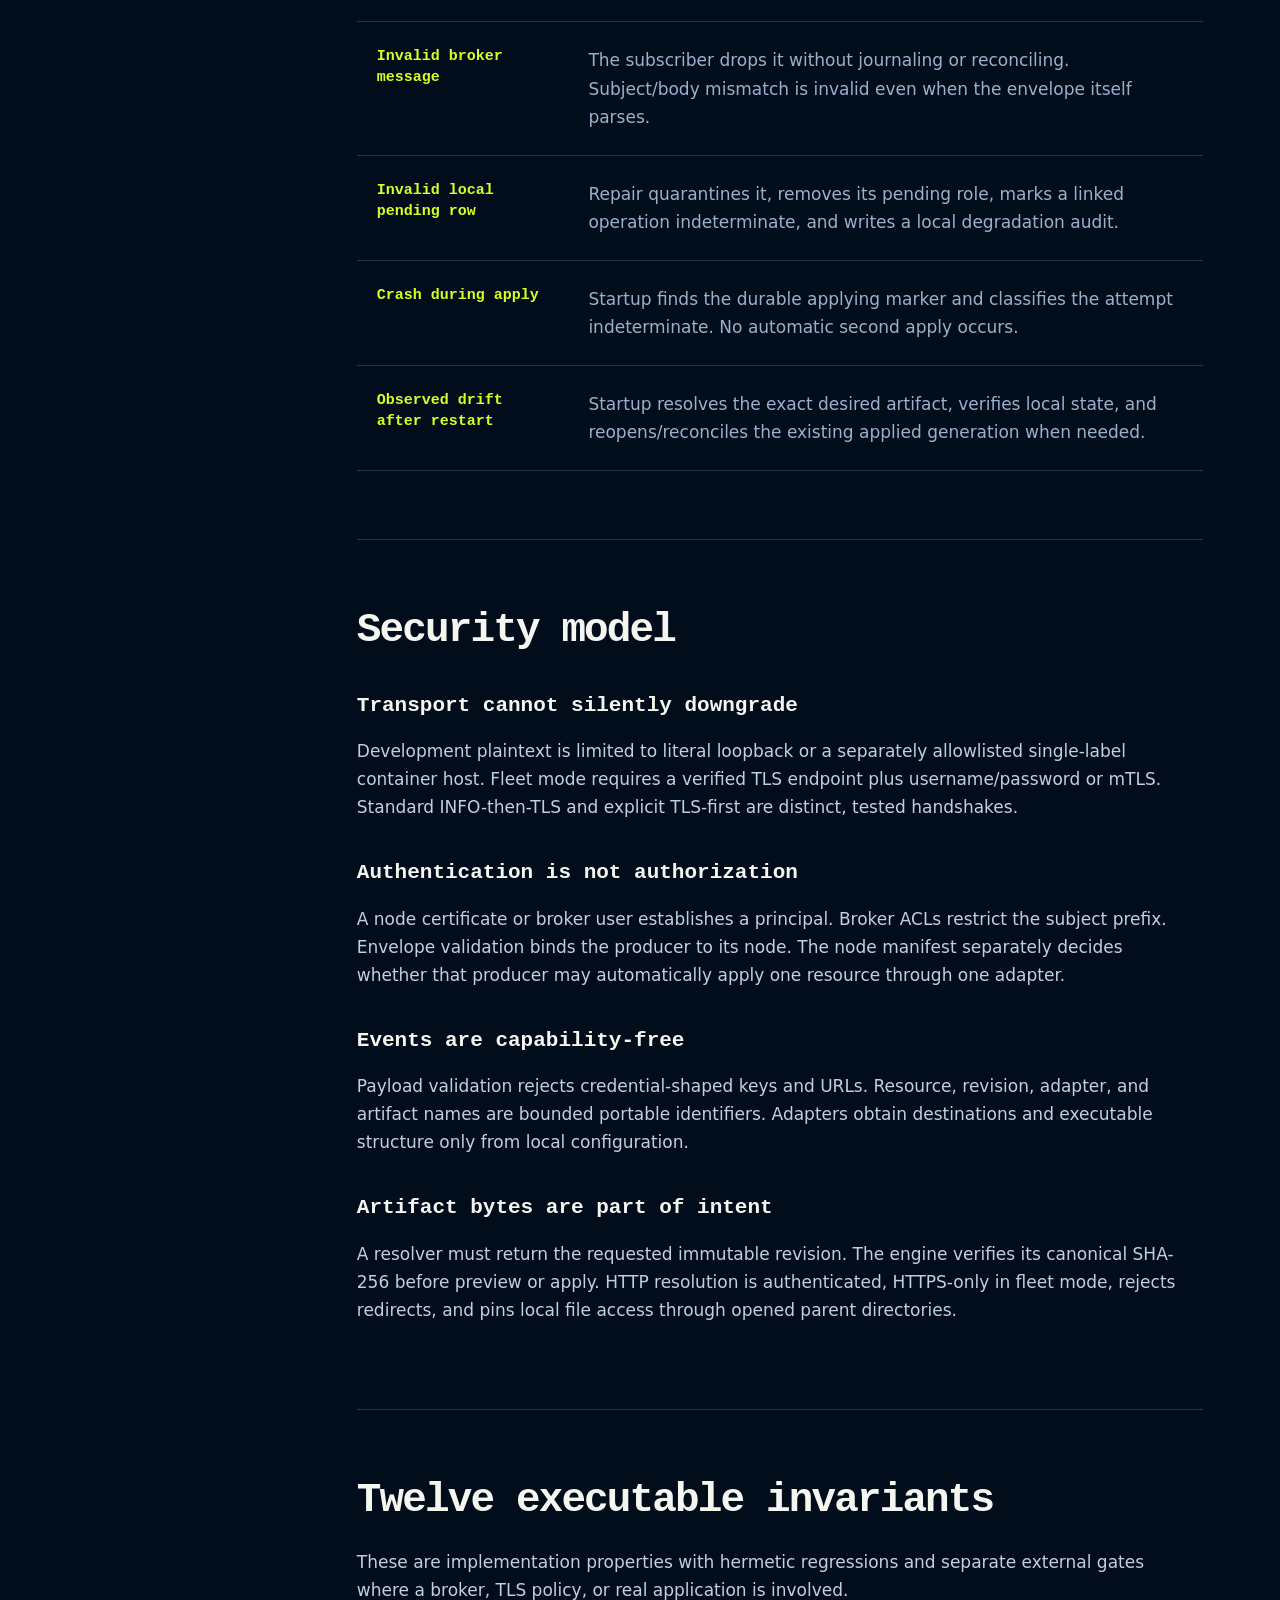
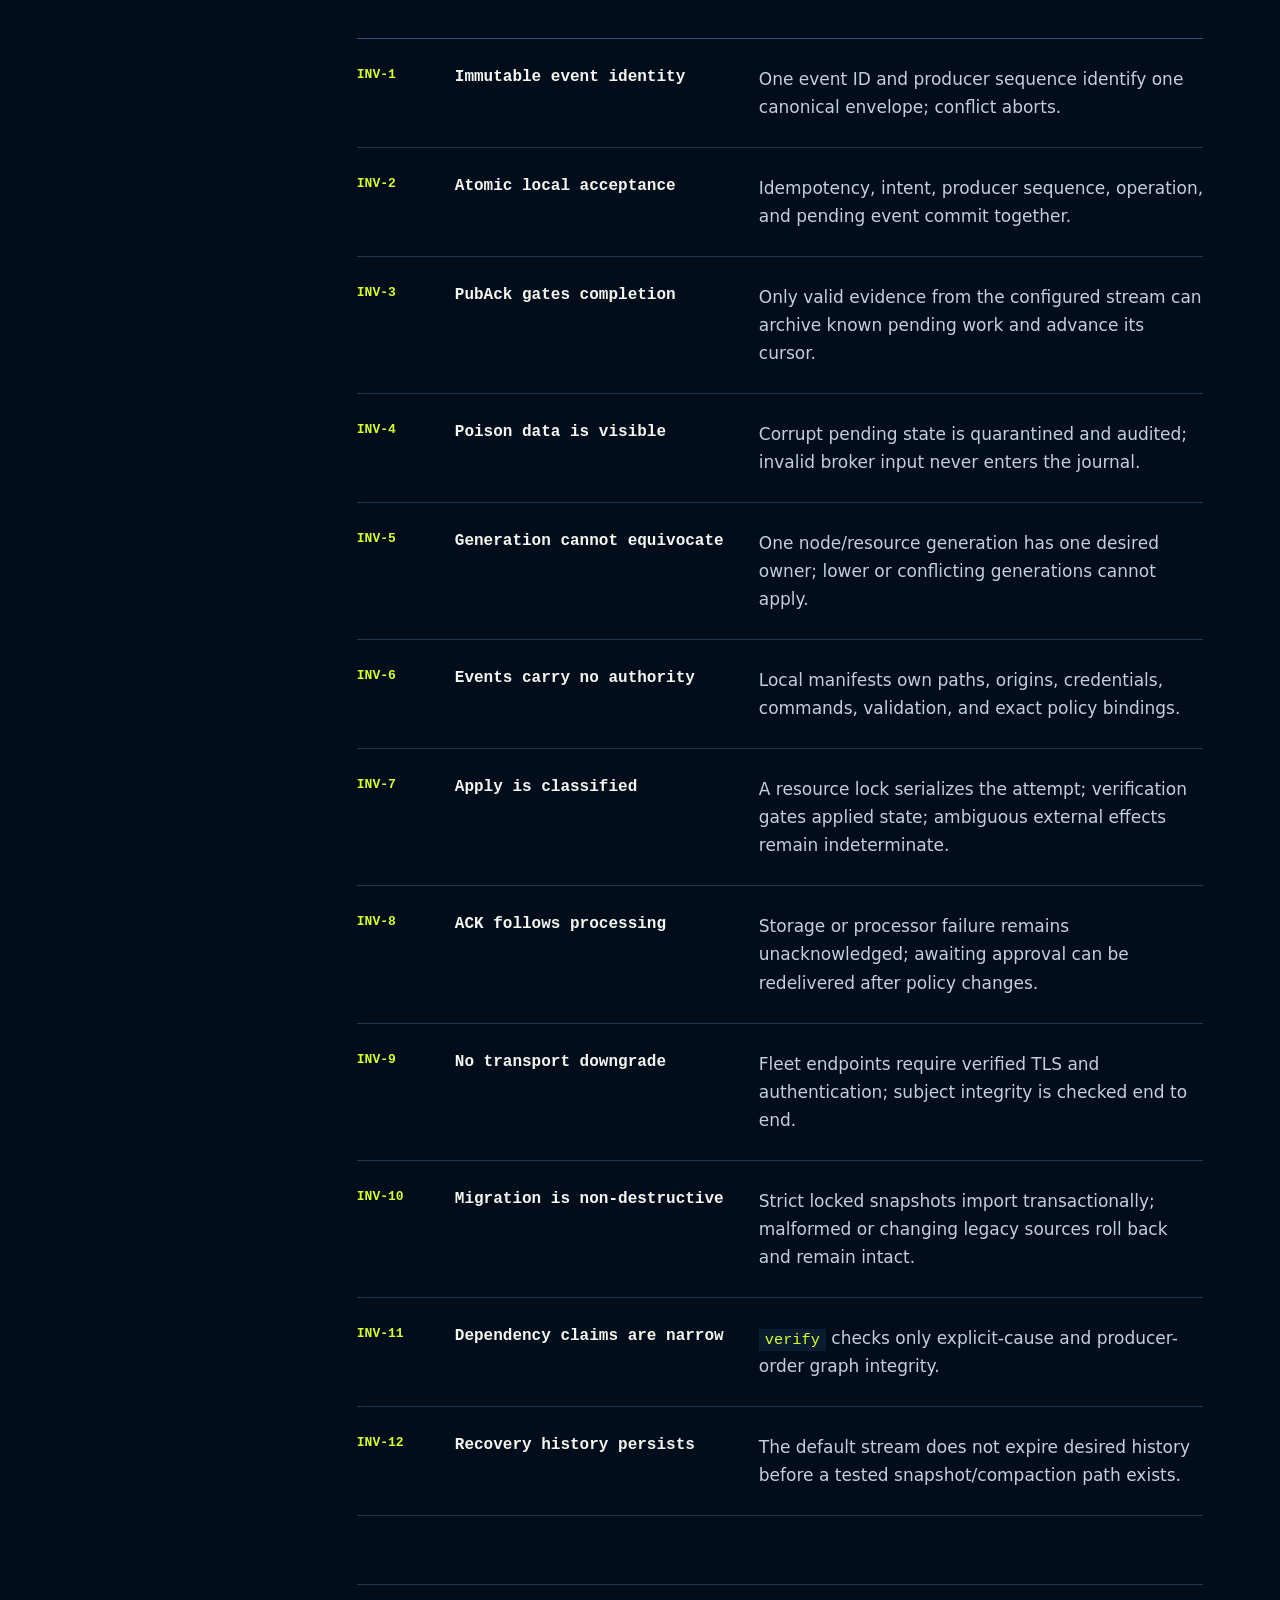
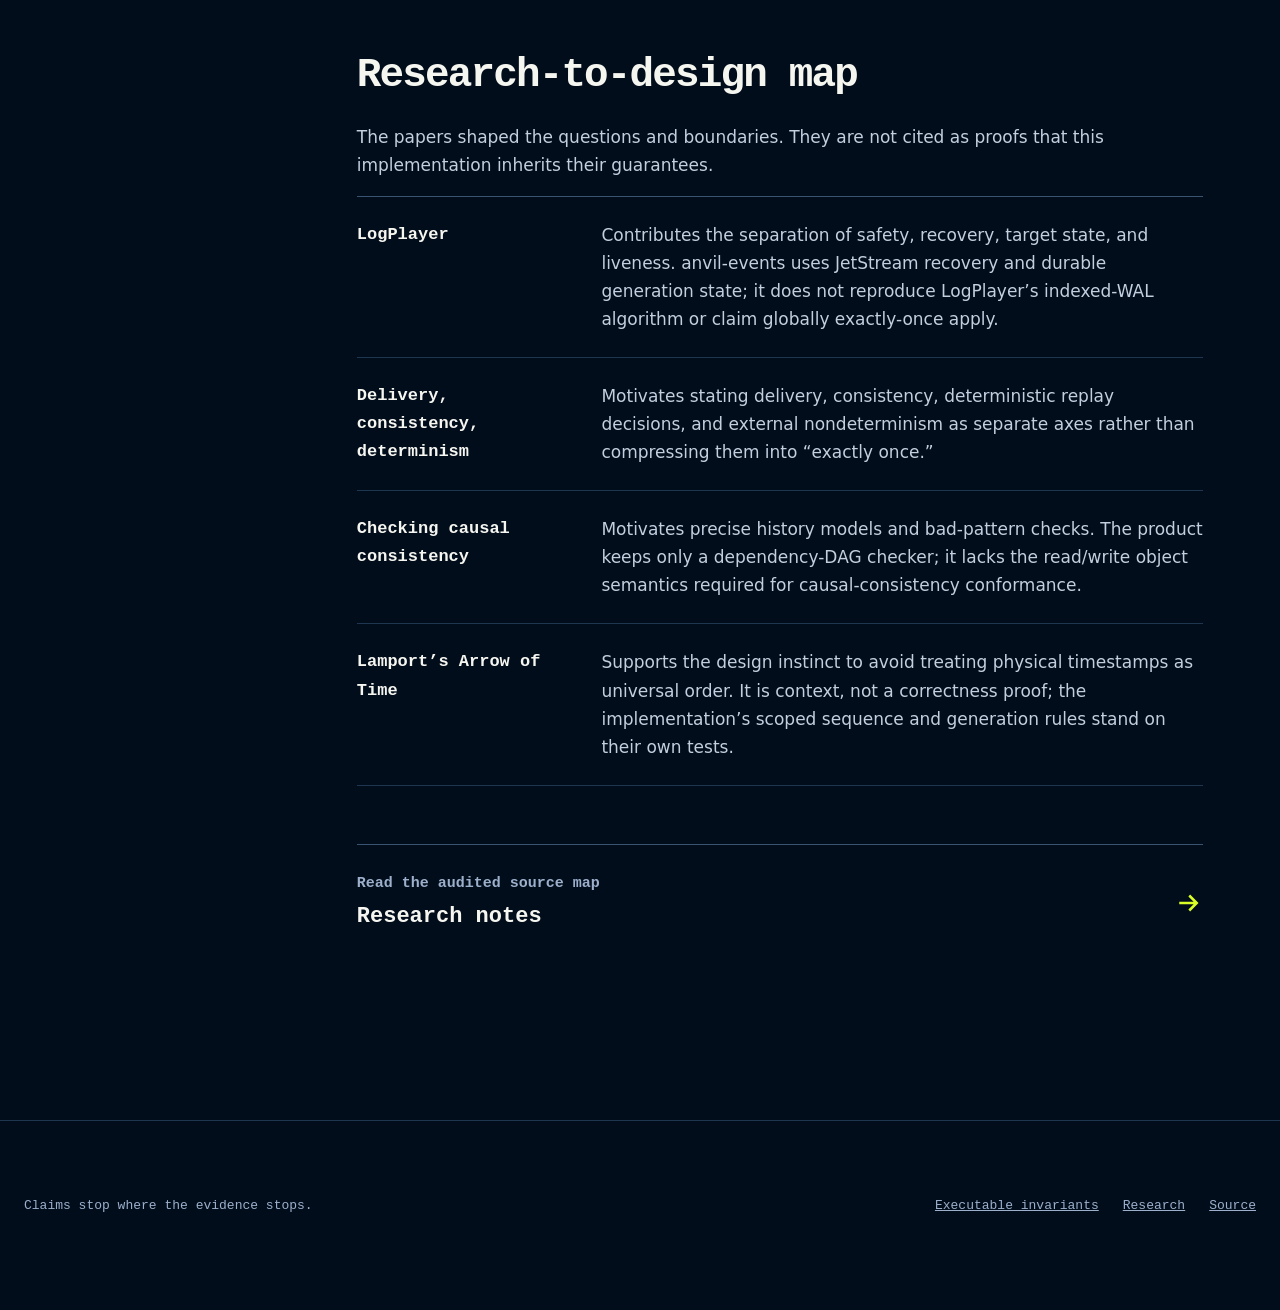
<file: site/deep-dive/index.html>
<!doctype html>
<html lang="en">
<head>
  <meta charset="utf-8">
  <meta name="viewport" content="width=device-width, initial-scale=1">
  <meta name="description" content="A deep technical guide to anvil-events identity, ordering, delivery, reconciliation, failure recovery, security, and research boundaries.">
  <meta name="theme-color" content="#020d1b">
  <title>Deep dive — anvil-events</title>
  <link rel="canonical" href="https://fakoli.github.io/anvil-events/deep-dive/">
  <link rel="stylesheet" href="../assets/styles.css?v=0.2.2-docs4">
  <script src="../assets/site.js?v=0.2.2-docs1" defer></script>
</head>
<body>
  <a class="skip-link" href="#content">Skip to content</a>
  <header class="site-header"><div class="header-inner">
    <a class="wordmark" href="../" aria-label="anvil-events home">anvil-events</a>
    <button class="menu-button" type="button" aria-label="Open navigation" aria-expanded="false" aria-controls="site-navigation" data-menu-button><svg viewBox="0 0 24 24" aria-hidden="true"><path d="M3 6h18M3 12h18M3 18h18" fill="none" stroke="currentColor" stroke-width="2" stroke-linecap="round"/></svg></button>
    <nav class="site-nav" id="site-navigation" aria-label="Primary" data-navigation data-open="false">
      <a href="../">Overview</a><a href="../architecture/">Architecture</a><a href="../get-started/">Get started</a><a href="./" aria-current="page">Deep dive</a><a href="https://github.com/fakoli/anvil-events">GitHub <svg class="external-mark" viewBox="0 0 24 24" aria-hidden="true"><path d="M14 4h6v6M20 4l-9 9M18 13v6a1 1 0 0 1-1 1H5a1 1 0 0 1-1-1V7a1 1 0 0 1 1-1h6" fill="none" stroke="currentColor" stroke-width="2"/></svg></a>
    </nav>
  </div></header>

  <main id="content" class="article-layout">
    <aside class="article-rail" aria-label="On this page"><p class="rail-title">Deep dive</p><nav><a href="#identity" data-article-link aria-current="true">Event identity</a><a href="#ordering" data-article-link>Ordering</a><a href="#delivery" data-article-link>Delivery semantics</a><a href="#reconciliation" data-article-link>Reconciliation</a><a href="#recovery" data-article-link>Failure recovery</a><a href="#security" data-article-link>Security</a><a href="#invariants" data-article-link>Invariants</a><a href="#research" data-article-link>Research map</a></nav></aside>

    <article class="article-main">
      <header class="article-header"><h1>Deep dive</h1><p>The guarantees are narrow on purpose—and explicit about where they stop.</p></header>
      <div class="article-body">
        <section id="identity">
          <h2>Event identity</h2>
          <p>A v2 envelope is canonical JSON with an exact field set. Its identity is producer-scoped: <code>event_id = producer + zero-padded producer_seq</code>. The subject is derived from the envelope node and kind. The producer’s first token must equal the node.</p>
          <div class="code-frame"><button class="copy-button" type="button" data-copy="envelope-example">Copy</button><pre id="envelope-example"><code>{
  <span class="code-key">"version"</span>: 2,
  <span class="code-key">"event_id"</span>: "node-a:router:000123",
  <span class="code-key">"producer"</span>: "node-a:router",
  <span class="code-key">"producer_seq"</span>: 123,
  <span class="code-key">"node"</span>: "node-a",
  <span class="code-key">"kind"</span>: "state.desired",
  <span class="code-key">"subject"</span>: "anvil.events.v2.node-a.state.desired",
  <span class="code-key">"payload"</span>: {
    "resource": "routing/clients",
    "generation": 42,
    "revision": "immutable-revision",
    "content_sha256": "0123456789abcdef0123456789abcdef0123456789abcdef0123456789abcdef",
    "adapter": "router_config",
    "artifact": "routing/clients"
  },
  <span class="code-key">"causes"</span>: []
}</code></pre></div>
          <p>The complete envelope also includes RFC 3339 <code>observed_at</code> and <code>emitted_at</code>, a nullable <code>correlation_id</code>, and the exact v2 schema URI. A duplicate identity is accepted only when its canonical envelope is byte-for-byte equivalent. Any conflicting identity aborts the transaction.</p>
          <h3>Local acceptance transaction</h3>
          <p><code>OperationLedger.record</code> binds the operation ID, idempotency key, producer, kind, correlation, intent, next producer sequence, canonical event, and pending state in one immediate SQLite transaction. This is the strongest “exactly one” boundary in the system: one local canonical event per idempotency key and intent.</p>
        </section>

        <section id="ordering">
          <h2>Ordering without a global clock</h2>
          <p>Wall-clock timestamps describe observations; they do not decide correctness. The implementation uses two explicit orders:</p>
          <table class="boundary-table"><tbody><tr><th scope="row"><code>producer_seq</code></th><td>Monotonic identity and program order for events emitted by one producer.</td></tr><tr><th scope="row"><code>generation</code></th><td>Monotonic desired-state order for one logical resource authority.</td></tr></tbody></table>
          <p>Nodes may see unrelated resources in different orders. That does not prevent convergence. For one node and resource, the reconcile state records the generation owner. Lower generations are superseded; the same generation may not change revision, digest, adapter, or artifact.</p>
          <div class="callout"><strong>No fleet-global sequence.</strong> Adding consensus or a universal sequencer would solve a problem this system does not have and would not make external side effects exactly once.</div>
        </section>

        <section id="delivery">
          <h2>Delivery semantics</h2>
          <div class="sequence" aria-label="Publish and reconcile sequence">
            <div class="sequence-step"><span class="sequence-number">1</span><strong>Publish</strong><p>Send canonical event with message ID.</p></div>
            <div class="sequence-step"><span class="sequence-number">2</span><strong>PubAck</strong><p>Configured stream proves broker storage.</p></div>
            <div class="sequence-step"><span class="sequence-number">3</span><strong>Durable pull</strong><p>Node receives or redelivers.</p></div>
            <div class="sequence-step"><span class="sequence-number">4</span><strong>Journal</strong><p>Append locally before processing.</p></div>
            <div class="sequence-step"><span class="sequence-number">5</span><strong>Apply</strong><p>Run one bounded adapter attempt.</p></div>
            <div class="sequence-step"><span class="sequence-number">6</span><strong>Verify</strong><p>Classify and record outcome.</p></div>
            <div class="sequence-step"><span class="sequence-number">7</span><strong>ACK</strong><p>Acknowledge durable processing.</p></div>
          </div>

          <div class="limit-grid">
            <div class="limit-column"><h3>What is guaranteed</h3><ul><li>Local event acceptance is durable and idempotent.</li><li>A pending publish completes only after exact-stream PubAck evidence.</li><li>Broker and subscriber delivery are at least once.</li><li>The local journal stores one canonical row per event identity.</li><li>Subscriber ACK follows durable local processing.</li></ul></div>
            <div class="limit-column negative"><h3>What is not guaranteed</h3><ul><li>No globally exactly-once external side effect.</li><li>No total order across independent producers or resources.</li><li>No fixed delivery latency during faults.</li><li>No automatic replay of an unclassifiable apply.</li><li>No application acceptance inferred from daemon readiness.</li></ul></div>
          </div>

          <h3>Why PubAck is narrow</h3><p>A positive PubAck proves that the configured JetStream stored a publish at a broker sequence. It does not prove a node consumed the event, an adapter applied it, an application reloaded, or the fleet converged. Those facts require later journal, reconcile, observed-state, and outcome evidence.</p>
        </section>

        <section id="reconciliation">
          <h2>Reconciliation state machine</h2>
          <div class="state-machine" aria-label="Reconciliation happy path"><div class="state">PREPARED</div><div class="state-arrow">→</div><div class="state">PREVIEWED</div><div class="state-arrow">→</div><div class="state">APPLYING</div><div class="state-arrow">→</div><div class="state">APPLIED</div></div>
          <p>The durable attempt starts as <code>PREPARED</code>. Preview is stored before policy is evaluated. A denied exact binding becomes <code>AWAITING_APPROVAL</code> and the broker delivery remains unacknowledged. Before calling the external adapter, the engine writes a separate applying marker while holding the cross-process resource lock.</p>
          <p>After apply:</p>
          <ul><li>A successful <code>verify</code> records the resource generation and <code>APPLIED</code>.</li><li>A false or failing verification attempts rollback and records <code>FAILED</code>.</li><li>An apply exception records <code>INDETERMINATE</code>, because the external side effect may have occurred before the error became visible.</li><li>A previously applied event is re-verified on startup. Detected drift reopens the same attempt and reapplies the exact artifact.</li></ul>
          <h3>Duplicate delivery is not duplicate apply</h3><p>Redelivery of the same event reuses its deterministic reconcile operation. A distinct but equivalent desired event gets its own correlated outcome, while the already-owned generation is re-verified rather than blindly applied again.</p>
        </section>

        <section id="recovery">
          <h2>Failure recovery</h2>
          <table class="boundary-table"><tbody>
            <tr><th scope="row">Broker unavailable</th><td>Local record succeeds; pending delivery remains visible; the delivery pump reconnects and publishes later.</td></tr>
            <tr><th scope="row">Publisher disconnects after send</th><td>The event remains eligible. JetStream message-ID deduplication and idempotent PubAck recording handle retry without changing event identity.</td></tr>
            <tr><th scope="row">Node offline</th><td>The durable stream retains history. On return, the node resumes from its durable consumer and evaluates the latest resource generations.</td></tr>
            <tr><th scope="row">Invalid broker message</th><td>The subscriber drops it without journaling or reconciling. Subject/body mismatch is invalid even when the envelope itself parses.</td></tr>
            <tr><th scope="row">Invalid local pending row</th><td>Repair quarantines it, removes its pending role, marks a linked operation indeterminate, and writes a local degradation audit.</td></tr>
            <tr><th scope="row">Crash during apply</th><td>Startup finds the durable applying marker and classifies the attempt indeterminate. No automatic second apply occurs.</td></tr>
            <tr><th scope="row">Observed drift after restart</th><td>Startup resolves the exact desired artifact, verifies local state, and reopens/reconciles the existing applied generation when needed.</td></tr>
          </tbody></table>
        </section>

        <section id="security">
          <h2>Security model</h2>
          <h3>Transport cannot silently downgrade</h3><p>Development plaintext is limited to literal loopback or a separately allowlisted single-label container host. Fleet mode requires a verified TLS endpoint plus username/password or mTLS. Standard INFO-then-TLS and explicit TLS-first are distinct, tested handshakes.</p>
          <h3>Authentication is not authorization</h3><p>A node certificate or broker user establishes a principal. Broker ACLs restrict the subject prefix. Envelope validation binds the producer to its node. The node manifest separately decides whether that producer may automatically apply one resource through one adapter.</p>
          <h3>Events are capability-free</h3><p>Payload validation rejects credential-shaped keys and URLs. Resource, revision, adapter, and artifact names are bounded portable identifiers. Adapters obtain destinations and executable structure only from local configuration.</p>
          <h3>Artifact bytes are part of intent</h3><p>A resolver must return the requested immutable revision. The engine verifies its canonical SHA-256 before preview or apply. HTTP resolution is authenticated, HTTPS-only in fleet mode, rejects redirects, and pins local file access through opened parent directories.</p>
        </section>

        <section id="invariants">
          <h2>Twelve executable invariants</h2>
          <p>These are implementation properties with hermetic regressions and separate external gates where a broker, TLS policy, or real application is involved.</p>
          <div class="invariant-list">
            <div class="invariant"><strong>Immutable event identity</strong><p>One event ID and producer sequence identify one canonical envelope; conflict aborts.</p></div>
            <div class="invariant"><strong>Atomic local acceptance</strong><p>Idempotency, intent, producer sequence, operation, and pending event commit together.</p></div>
            <div class="invariant"><strong>PubAck gates completion</strong><p>Only valid evidence from the configured stream can archive known pending work and advance its cursor.</p></div>
            <div class="invariant"><strong>Poison data is visible</strong><p>Corrupt pending state is quarantined and audited; invalid broker input never enters the journal.</p></div>
            <div class="invariant"><strong>Generation cannot equivocate</strong><p>One node/resource generation has one desired owner; lower or conflicting generations cannot apply.</p></div>
            <div class="invariant"><strong>Events carry no authority</strong><p>Local manifests own paths, origins, credentials, commands, validation, and exact policy bindings.</p></div>
            <div class="invariant"><strong>Apply is classified</strong><p>A resource lock serializes the attempt; verification gates applied state; ambiguous external effects remain indeterminate.</p></div>
            <div class="invariant"><strong>ACK follows processing</strong><p>Storage or processor failure remains unacknowledged; awaiting approval can be redelivered after policy changes.</p></div>
            <div class="invariant"><strong>No transport downgrade</strong><p>Fleet endpoints require verified TLS and authentication; subject integrity is checked end to end.</p></div>
            <div class="invariant"><strong>Migration is non-destructive</strong><p>Strict locked snapshots import transactionally; malformed or changing legacy sources roll back and remain intact.</p></div>
            <div class="invariant"><strong>Dependency claims are narrow</strong><p><code>verify</code> checks only explicit-cause and producer-order graph integrity.</p></div>
            <div class="invariant"><strong>Recovery history persists</strong><p>The default stream does not expire desired history before a tested snapshot/compaction path exists.</p></div>
          </div>
        </section>

        <section id="research">
          <h2>Research-to-design map</h2>
          <p>The papers shaped the questions and boundaries. They are not cited as proofs that this implementation inherits their guarantees.</p>
          <div class="research-list">
            <div class="research-item"><strong>LogPlayer</strong><p>Contributes the separation of safety, recovery, target state, and liveness. anvil-events uses JetStream recovery and durable generation state; it does not reproduce LogPlayer’s indexed-WAL algorithm or claim globally exactly-once apply.</p></div>
            <div class="research-item"><strong>Delivery, consistency, determinism</strong><p>Motivates stating delivery, consistency, deterministic replay decisions, and external nondeterminism as separate axes rather than compressing them into “exactly once.”</p></div>
            <div class="research-item"><strong>Checking causal consistency</strong><p>Motivates precise history models and bad-pattern checks. The product keeps only a dependency-DAG checker; it lacks the read/write object semantics required for causal-consistency conformance.</p></div>
            <div class="research-item"><strong>Lamport’s Arrow of Time</strong><p>Supports the design instinct to avoid treating physical timestamps as universal order. It is context, not a correctness proof; the implementation’s scoped sequence and generation rules stand on their own tests.</p></div>
          </div>
          <a class="next-link" href="https://github.com/fakoli/anvil-events/blob/main/research/2026-08-12-theory-map.md"><span>Read the audited source map<strong>Research notes</strong></span><svg viewBox="0 0 24 24" aria-hidden="true"><path d="M5 12h14M13 6l6 6-6 6" fill="none" stroke="currentColor" stroke-width="2"/></svg></a>
        </section>
      </div>
    </article>
  </main>

  <footer class="site-footer"><div class="footer-inner"><span>Claims stop where the evidence stops.</span><nav aria-label="Footer"><a href="https://github.com/fakoli/anvil-events/blob/main/docs/invariants.md">Executable invariants</a><a href="https://github.com/fakoli/anvil-events/tree/main/research">Research</a><a href="https://github.com/fakoli/anvil-events">Source</a></nav></div></footer>
</body>
</html>
</file>
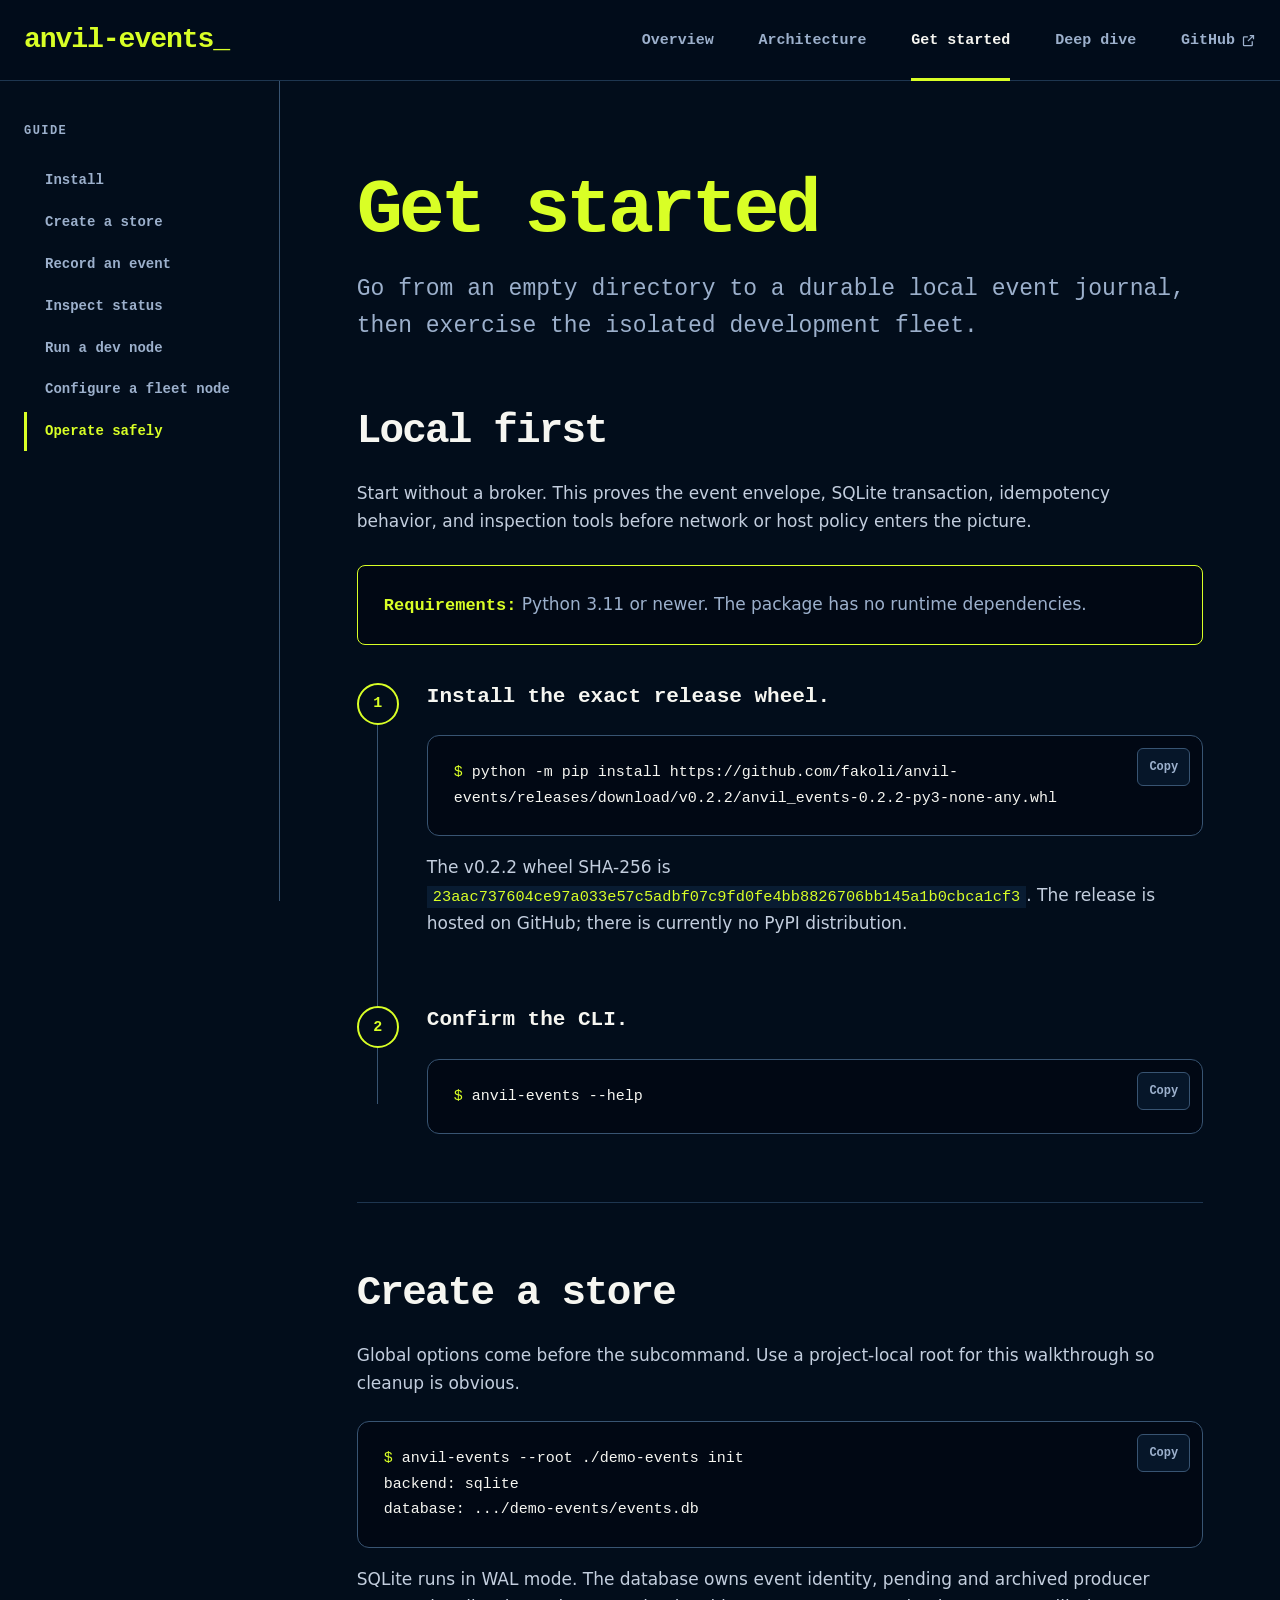
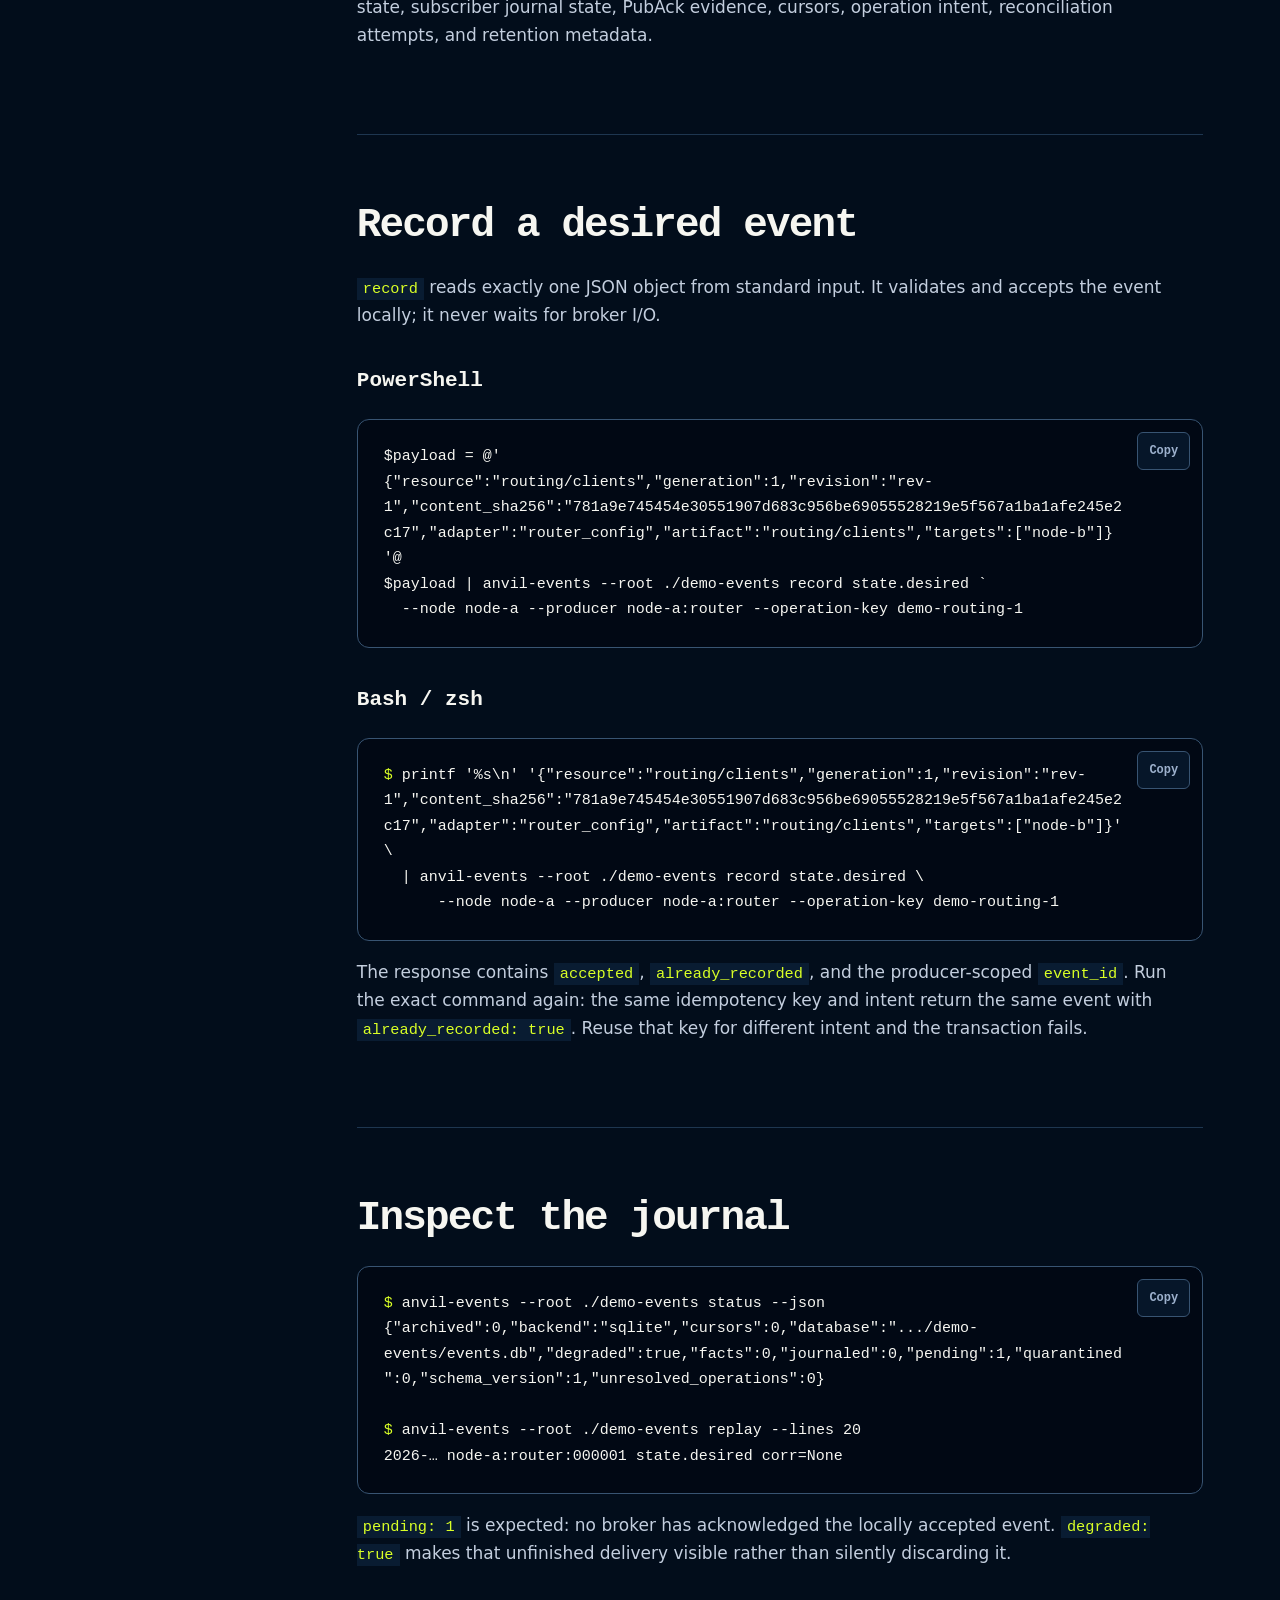
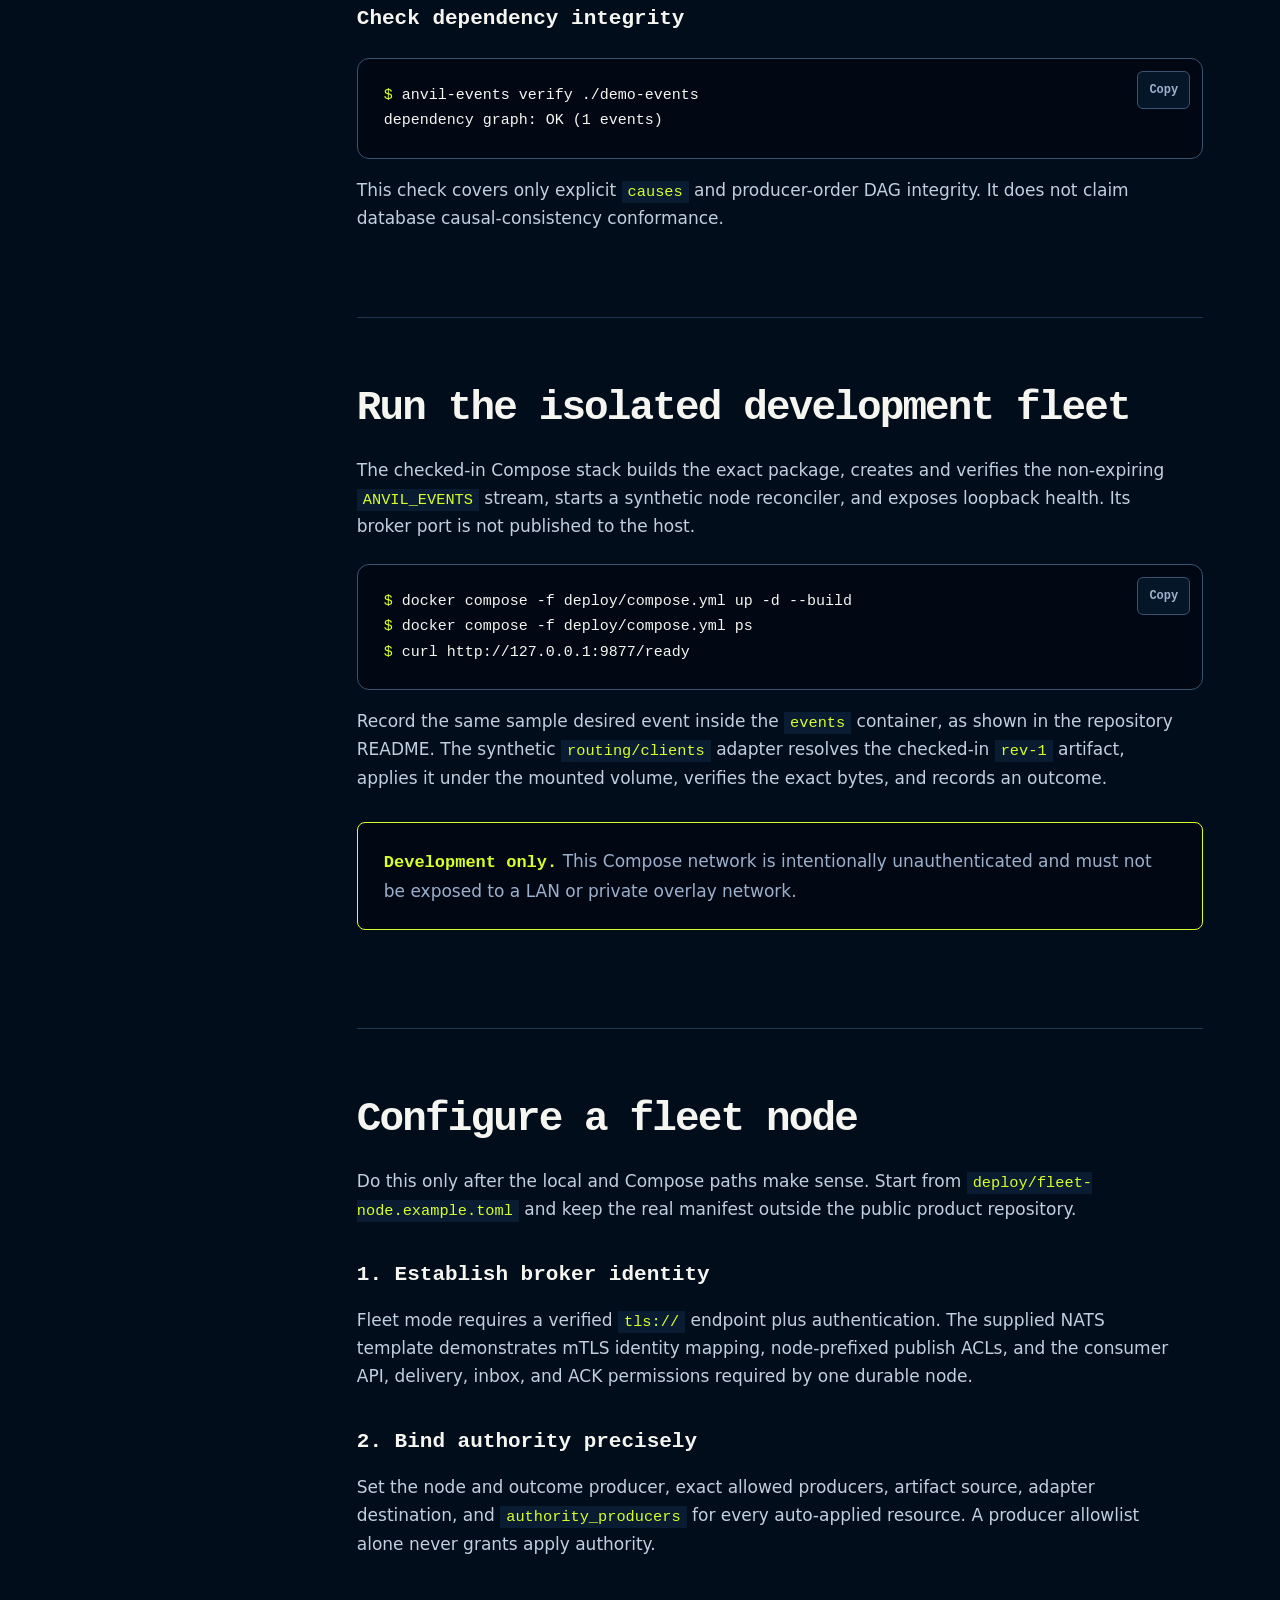
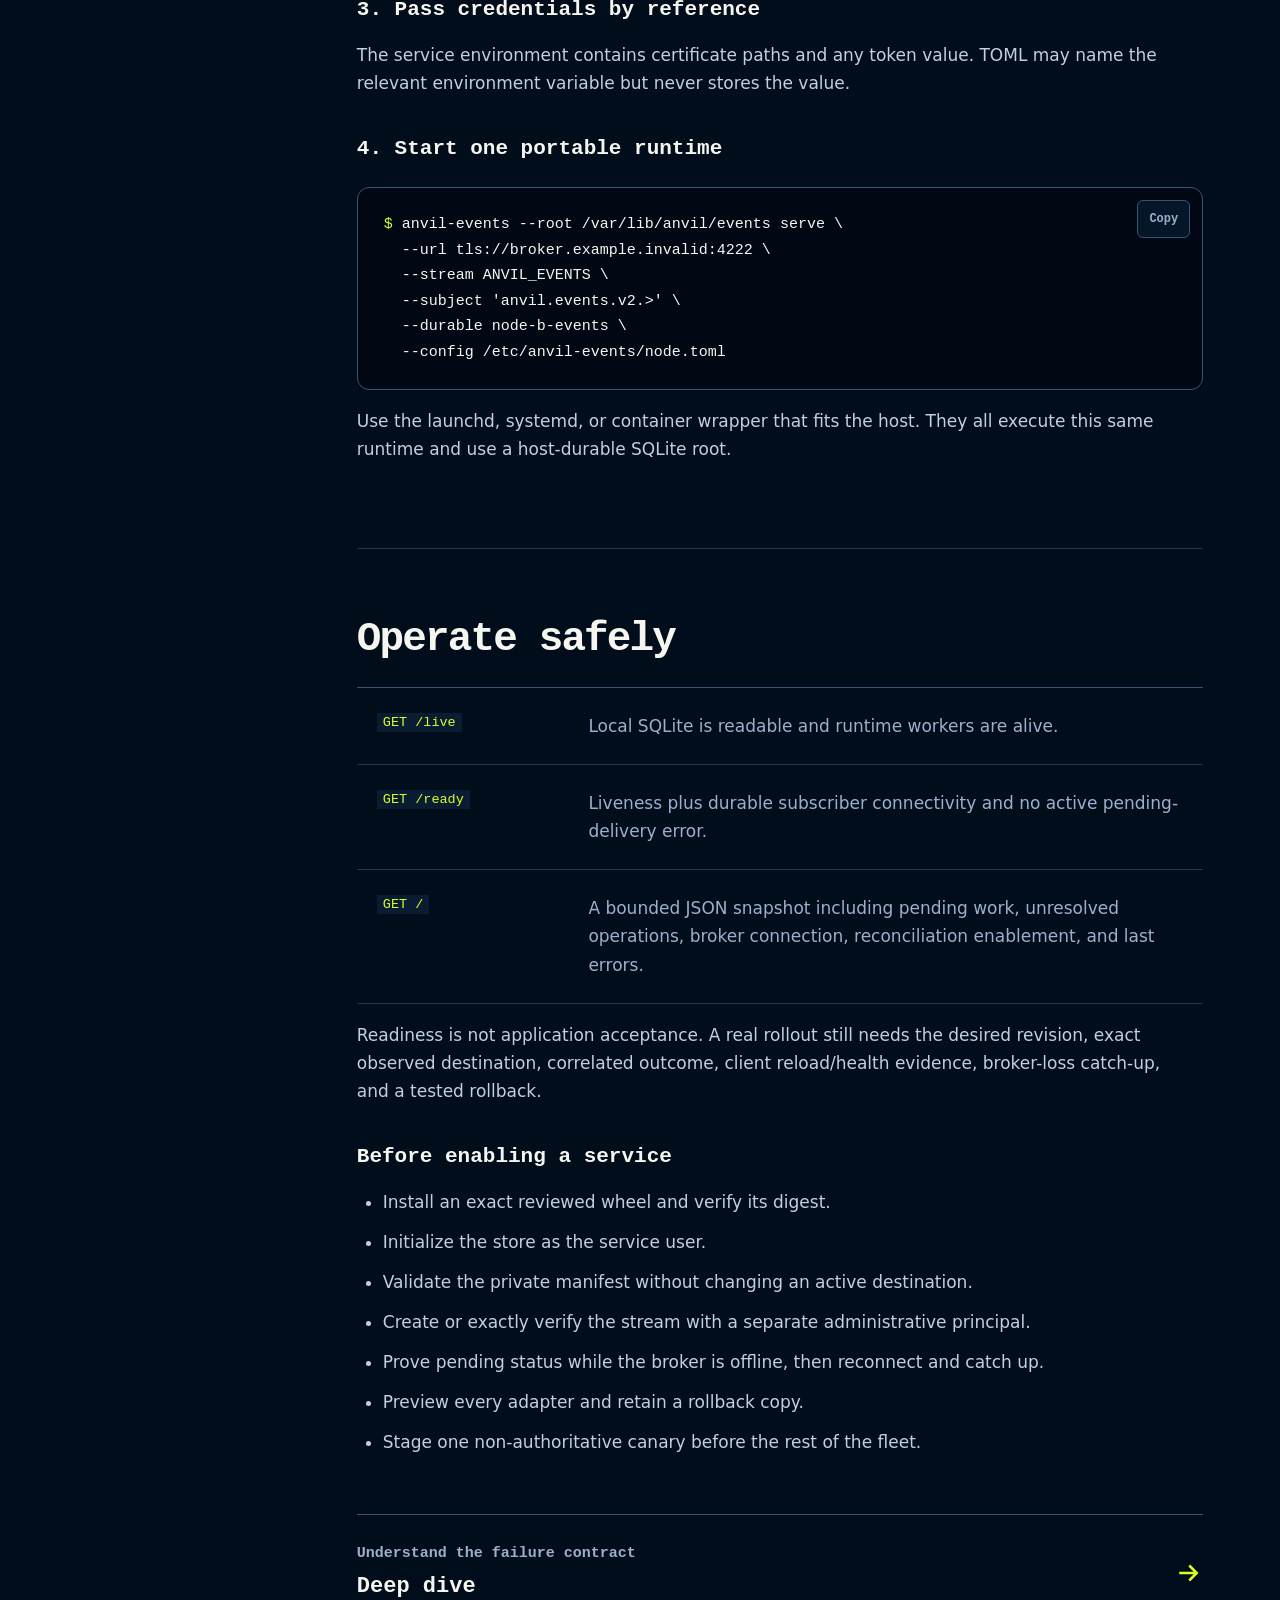
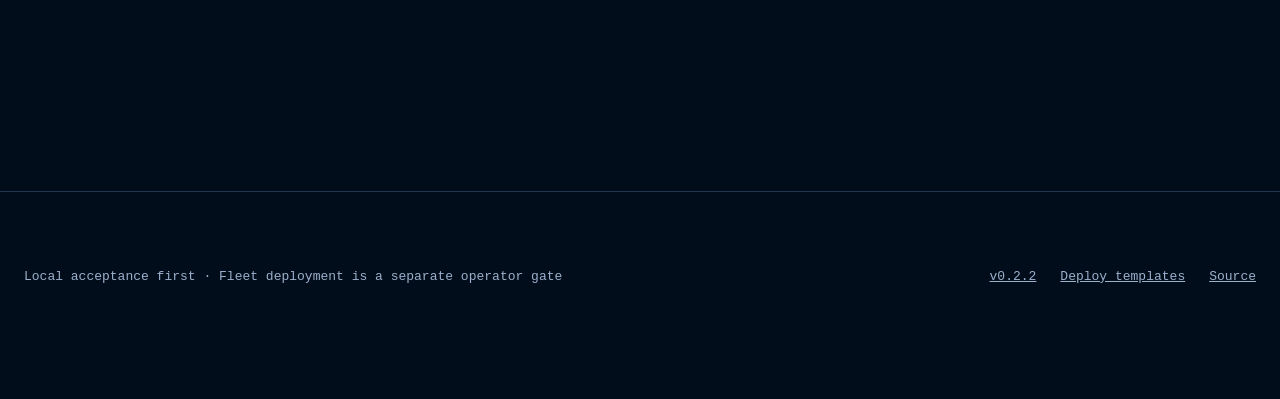
<file: site/get-started/index.html>
<!doctype html>
<html lang="en">
<head>
  <meta charset="utf-8">
  <meta name="viewport" content="width=device-width, initial-scale=1">
  <meta name="description" content="Install anvil-events, create a durable local store, record and inspect an event, then run the isolated development fleet.">
  <meta name="theme-color" content="#020d1b">
  <title>Get started — anvil-events</title>
  <link rel="canonical" href="https://fakoli.github.io/anvil-events/get-started/">
  <link rel="stylesheet" href="../assets/styles.css?v=0.2.2-docs4">
  <script src="../assets/site.js?v=0.2.2-docs1" defer></script>
</head>
<body>
  <a class="skip-link" href="#content">Skip to content</a>
  <header class="site-header"><div class="header-inner">
    <a class="wordmark" href="../" aria-label="anvil-events home">anvil-events</a>
    <button class="menu-button" type="button" aria-label="Open navigation" aria-expanded="false" aria-controls="site-navigation" data-menu-button><svg viewBox="0 0 24 24" aria-hidden="true"><path d="M3 6h18M3 12h18M3 18h18" fill="none" stroke="currentColor" stroke-width="2" stroke-linecap="round"/></svg></button>
    <nav class="site-nav" id="site-navigation" aria-label="Primary" data-navigation data-open="false">
      <a href="../">Overview</a><a href="../architecture/">Architecture</a><a href="./" aria-current="page">Get started</a><a href="../deep-dive/">Deep dive</a><a href="https://github.com/fakoli/anvil-events">GitHub <svg class="external-mark" viewBox="0 0 24 24" aria-hidden="true"><path d="M14 4h6v6M20 4l-9 9M18 13v6a1 1 0 0 1-1 1H5a1 1 0 0 1-1-1V7a1 1 0 0 1 1-1h6" fill="none" stroke="currentColor" stroke-width="2"/></svg></a>
    </nav>
  </div></header>

  <main id="content" class="article-layout">
    <aside class="article-rail" aria-label="On this page"><p class="rail-title">Guide</p><nav><a href="#install" data-article-link aria-current="true">Install</a><a href="#store" data-article-link>Create a store</a><a href="#record" data-article-link>Record an event</a><a href="#status" data-article-link>Inspect status</a><a href="#development" data-article-link>Run a dev node</a><a href="#fleet" data-article-link>Configure a fleet node</a><a href="#operate" data-article-link>Operate safely</a></nav></aside>

    <article class="article-main">
      <header class="article-header"><h1>Get started</h1><p>Go from an empty directory to a durable local event journal, then exercise the isolated development fleet.</p></header>
      <div class="article-body">
        <section id="install">
          <h2>Local first</h2>
          <p>Start without a broker. This proves the event envelope, SQLite transaction, idempotency behavior, and inspection tools before network or host policy enters the picture.</p>
          <div class="callout"><strong>Requirements:</strong> Python 3.11 or newer. The package has no runtime dependencies.</div>
          <div class="steps">
            <div class="guide-step"><span class="step-number">1</span><h3>Install the exact release wheel.</h3><div class="code-frame"><button class="copy-button" type="button" data-copy="install-wheel">Copy</button><pre id="install-wheel"><code><span class="prompt">$</span> python -m pip install https://github.com/fakoli/anvil-events/releases/download/v0.2.2/anvil_events-0.2.2-py3-none-any.whl</code></pre></div><p>The v0.2.2 wheel SHA-256 is <code>23aac737604ce97a033e57c5adbf07c9fd0fe4bb8826706bb145a1b0cbca1cf3</code>. The release is hosted on GitHub; there is currently no PyPI distribution.</p></div>
            <div class="guide-step"><span class="step-number">2</span><h3>Confirm the CLI.</h3><div class="code-frame"><button class="copy-button" type="button" data-copy="cli-help">Copy</button><pre id="cli-help"><code><span class="prompt">$</span> anvil-events --help</code></pre></div></div>
          </div>
        </section>

        <section id="store">
          <h2>Create a store</h2>
          <p>Global options come before the subcommand. Use a project-local root for this walkthrough so cleanup is obvious.</p>
          <div class="code-frame"><button class="copy-button" type="button" data-copy="init-store">Copy</button><pre id="init-store"><code><span class="prompt">$</span> anvil-events --root ./demo-events init
backend: sqlite
database: .../demo-events/events.db</code></pre></div>
          <p>SQLite runs in WAL mode. The database owns event identity, pending and archived producer state, subscriber journal state, PubAck evidence, cursors, operation intent, reconciliation attempts, and retention metadata.</p>
        </section>

        <section id="record">
          <h2>Record a desired event</h2>
          <p><code>record</code> reads exactly one JSON object from standard input. It validates and accepts the event locally; it never waits for broker I/O.</p>
          <h3>PowerShell</h3>
          <div class="code-frame"><button class="copy-button" type="button" data-copy="record-powershell">Copy</button><pre id="record-powershell"><code>$payload = @'
{"resource":"routing/clients","generation":1,"revision":"rev-1","content_sha256":"781a9e745454e30551907d683c956be69055528219e5f567a1ba1afe245e2c17","adapter":"router_config","artifact":"routing/clients","targets":["node-b"]}
'@
$payload | anvil-events --root ./demo-events record state.desired `
  --node node-a --producer node-a:router --operation-key demo-routing-1</code></pre></div>
          <h3>Bash / zsh</h3>
          <div class="code-frame"><button class="copy-button" type="button" data-copy="record-bash">Copy</button><pre id="record-bash"><code><span class="prompt">$</span> printf '%s\n' '{"resource":"routing/clients","generation":1,"revision":"rev-1","content_sha256":"781a9e745454e30551907d683c956be69055528219e5f567a1ba1afe245e2c17","adapter":"router_config","artifact":"routing/clients","targets":["node-b"]}' \
  | anvil-events --root ./demo-events record state.desired \
      --node node-a --producer node-a:router --operation-key demo-routing-1</code></pre></div>
          <p>The response contains <code>accepted</code>, <code>already_recorded</code>, and the producer-scoped <code>event_id</code>. Run the exact command again: the same idempotency key and intent return the same event with <code>already_recorded: true</code>. Reuse that key for different intent and the transaction fails.</p>
        </section>

        <section id="status">
          <h2>Inspect the journal</h2>
          <div class="code-frame"><button class="copy-button" type="button" data-copy="status-command">Copy</button><pre id="status-command"><code><span class="prompt">$</span> anvil-events --root ./demo-events status --json
{"archived":0,"backend":"sqlite","cursors":0,"database":".../demo-events/events.db","degraded":true,"facts":0,"journaled":0,"pending":1,"quarantined":0,"schema_version":1,"unresolved_operations":0}

<span class="prompt">$</span> anvil-events --root ./demo-events replay --lines 20
2026-… node-a:router:000001 state.desired corr=None</code></pre></div>
          <p><code>pending: 1</code> is expected: no broker has acknowledged the locally accepted event. <code>degraded: true</code> makes that unfinished delivery visible rather than silently discarding it.</p>
          <h3>Check dependency integrity</h3>
          <div class="code-frame"><button class="copy-button" type="button" data-copy="verify-command">Copy</button><pre id="verify-command"><code><span class="prompt">$</span> anvil-events verify ./demo-events
dependency graph: OK (1 events)</code></pre></div>
          <p>This check covers only explicit <code>causes</code> and producer-order DAG integrity. It does not claim database causal-consistency conformance.</p>
        </section>

        <section id="development">
          <h2>Run the isolated development fleet</h2>
          <p>The checked-in Compose stack builds the exact package, creates and verifies the non-expiring <code>ANVIL_EVENTS</code> stream, starts a synthetic node reconciler, and exposes loopback health. Its broker port is not published to the host.</p>
          <div class="code-frame"><button class="copy-button" type="button" data-copy="compose-start">Copy</button><pre id="compose-start"><code><span class="prompt">$</span> docker compose -f deploy/compose.yml up -d --build
<span class="prompt">$</span> docker compose -f deploy/compose.yml ps
<span class="prompt">$</span> curl http://127.0.0.1:9877/ready</code></pre></div>
          <p>Record the same sample desired event inside the <code>events</code> container, as shown in the repository README. The synthetic <code>routing/clients</code> adapter resolves the checked-in <code>rev-1</code> artifact, applies it under the mounted volume, verifies the exact bytes, and records an outcome.</p>
          <div class="callout"><strong>Development only.</strong> This Compose network is intentionally unauthenticated and must not be exposed to a LAN or private overlay network.</div>
        </section>

        <section id="fleet">
          <h2>Configure a fleet node</h2>
          <p>Do this only after the local and Compose paths make sense. Start from <code>deploy/fleet-node.example.toml</code> and keep the real manifest outside the public product repository.</p>
          <h3>1. Establish broker identity</h3><p>Fleet mode requires a verified <code>tls://</code> endpoint plus authentication. The supplied NATS template demonstrates mTLS identity mapping, node-prefixed publish ACLs, and the consumer API, delivery, inbox, and ACK permissions required by one durable node.</p>
          <h3>2. Bind authority precisely</h3><p>Set the node and outcome producer, exact allowed producers, artifact source, adapter destination, and <code>authority_producers</code> for every auto-applied resource. A producer allowlist alone never grants apply authority.</p>
          <h3>3. Pass credentials by reference</h3><p>The service environment contains certificate paths and any token value. TOML may name the relevant environment variable but never stores the value.</p>
          <h3>4. Start one portable runtime</h3>
          <div class="code-frame"><button class="copy-button" type="button" data-copy="serve-command">Copy</button><pre id="serve-command"><code><span class="prompt">$</span> anvil-events --root /var/lib/anvil/events serve \
  --url tls://broker.example.invalid:4222 \
  --stream ANVIL_EVENTS \
  --subject 'anvil.events.v2.>' \
  --durable node-b-events \
  --config /etc/anvil-events/node.toml</code></pre></div>
          <p>Use the launchd, systemd, or container wrapper that fits the host. They all execute this same runtime and use a host-durable SQLite root.</p>
        </section>

        <section id="operate">
          <h2>Operate safely</h2>
          <table class="boundary-table"><tbody>
            <tr><th scope="row"><code>GET /live</code></th><td>Local SQLite is readable and runtime workers are alive.</td></tr>
            <tr><th scope="row"><code>GET /ready</code></th><td>Liveness plus durable subscriber connectivity and no active pending-delivery error.</td></tr>
            <tr><th scope="row"><code>GET /</code></th><td>A bounded JSON snapshot including pending work, unresolved operations, broker connection, reconciliation enablement, and last errors.</td></tr>
          </tbody></table>
          <p>Readiness is not application acceptance. A real rollout still needs the desired revision, exact observed destination, correlated outcome, client reload/health evidence, broker-loss catch-up, and a tested rollback.</p>
          <h3>Before enabling a service</h3>
          <ul><li>Install an exact reviewed wheel and verify its digest.</li><li>Initialize the store as the service user.</li><li>Validate the private manifest without changing an active destination.</li><li>Create or exactly verify the stream with a separate administrative principal.</li><li>Prove pending status while the broker is offline, then reconnect and catch up.</li><li>Preview every adapter and retain a rollback copy.</li><li>Stage one non-authoritative canary before the rest of the fleet.</li></ul>
          <a class="next-link" href="../deep-dive/"><span>Understand the failure contract<strong>Deep dive</strong></span><svg viewBox="0 0 24 24" aria-hidden="true"><path d="M5 12h14M13 6l6 6-6 6" fill="none" stroke="currentColor" stroke-width="2"/></svg></a>
        </section>
      </div>
    </article>
  </main>

  <footer class="site-footer"><div class="footer-inner"><span>Local acceptance first · Fleet deployment is a separate operator gate</span><nav aria-label="Footer"><a href="https://github.com/fakoli/anvil-events/releases/tag/v0.2.2">v0.2.2</a><a href="https://github.com/fakoli/anvil-events/tree/main/deploy">Deploy templates</a><a href="https://github.com/fakoli/anvil-events">Source</a></nav></div></footer>
</body>
</html>
</file>
<file: site/assets/styles.css>
:root {
  color-scheme: dark;
  --bg: #020d1b;
  --bg-deep: #010814;
  --surface: #061629;
  --surface-2: #091c32;
  --text: #f6f6f1;
  --muted: #9cb0cc;
  --line: #385472;
  --line-soft: #1e3650;
  --accent: #d9ff26;
  --accent-ink: #101600;
  --danger: #ff8f70;
  --success: #a5e887;
  --max: 1440px;
  --reading: 820px;
  --radius: 12px;
  --mono: "Cascadia Code", "SFMono-Regular", Consolas, "Liberation Mono", monospace;
  --sans: Inter, ui-sans-serif, system-ui, -apple-system, BlinkMacSystemFont, "Segoe UI", sans-serif;
}

* { box-sizing: border-box; }

html {
  scroll-behavior: smooth;
  scroll-padding-top: 92px;
}

body {
  margin: 0;
  min-width: 320px;
  background: var(--bg);
  color: var(--text);
  font-family: var(--sans);
  font-size: 17px;
  line-height: 1.65;
  -webkit-font-smoothing: antialiased;
}

a { color: inherit; }

a:focus-visible,
button:focus-visible {
  outline: 3px solid var(--accent);
  outline-offset: 4px;
}

.skip-link {
  position: fixed;
  z-index: 100;
  top: 12px;
  left: 12px;
  transform: translateY(-150%);
  padding: 10px 16px;
  background: var(--accent);
  color: var(--accent-ink);
  font: 700 14px/1 var(--mono);
  text-decoration: none;
}

.skip-link:focus { transform: translateY(0); }

.site-header {
  position: sticky;
  z-index: 40;
  top: 0;
  border-bottom: 1px solid var(--line-soft);
  background: rgba(2, 13, 27, 0.96);
  backdrop-filter: blur(14px);
}

.header-inner {
  width: min(calc(100% - 48px), var(--max));
  min-height: 80px;
  margin: 0 auto;
  display: flex;
  align-items: center;
  justify-content: space-between;
  gap: 36px;
}

.wordmark {
  color: var(--accent);
  font: 800 clamp(21px, 2.2vw, 29px)/1 var(--mono);
  letter-spacing: -0.04em;
  text-decoration: none;
  white-space: nowrap;
}

.wordmark::after { content: "_"; }

.site-nav {
  display: flex;
  align-items: stretch;
  gap: clamp(22px, 3.5vw, 54px);
  align-self: stretch;
}

.site-nav a {
  position: relative;
  display: inline-flex;
  align-items: center;
  color: var(--muted);
  font: 600 15px/1 var(--mono);
  text-decoration: none;
}

.site-nav a:hover,
.site-nav a[aria-current="page"] { color: var(--text); }

.site-nav a[aria-current="page"]::after,
.site-nav a:hover::after {
  position: absolute;
  right: 0;
  bottom: -1px;
  left: 0;
  height: 3px;
  background: var(--accent);
  content: "";
}

.external-mark {
  width: 15px;
  height: 15px;
  margin-left: 6px;
}

.menu-button {
  display: none;
  width: 48px;
  height: 48px;
  align-items: center;
  justify-content: center;
  border: 1px solid var(--line);
  border-radius: 8px;
  background: transparent;
  color: var(--text);
  cursor: pointer;
}

.menu-button svg { width: 26px; height: 26px; }

.page-shell {
  width: min(calc(100% - 48px), var(--max));
  margin: 0 auto;
}

.hero {
  min-height: 0;
  padding: clamp(64px, 8vh, 112px) 0 72px;
  display: grid;
  grid-template-columns: minmax(0, 0.9fr) minmax(560px, 1.1fr);
  align-items: center;
  gap: clamp(52px, 5vw, 80px);
}

.hero h1,
.article-header h1 {
  margin: 0;
  font-family: var(--mono);
  font-weight: 800;
  letter-spacing: -0.055em;
  line-height: 1.05;
}

.hero h1 { font-size: clamp(48px, 4.3vw, 66px); }

.hero-copy > p {
  max-width: 690px;
  margin: 30px 0 0;
  color: var(--muted);
  font: 400 clamp(18px, 1.7vw, 25px)/1.7 var(--mono);
}

.hero-actions {
  margin-top: 34px;
  display: flex;
  flex-wrap: wrap;
  gap: 16px;
}

.button {
  min-height: 58px;
  padding: 0 26px;
  display: inline-flex;
  align-items: center;
  justify-content: space-between;
  gap: 26px;
  border: 1px solid var(--line);
  border-radius: 7px;
  background: transparent;
  color: var(--text);
  font: 700 16px/1 var(--mono);
  text-decoration: none;
  transition: border-color 150ms ease, color 150ms ease, transform 150ms ease;
}

.button:hover { border-color: var(--accent); transform: translateY(-2px); }
.button-primary { border-color: var(--accent); background: var(--accent); color: var(--accent-ink); }
.button svg { width: 21px; height: 21px; }

.code-frame {
  position: relative;
  margin-top: 24px;
  overflow: hidden;
  border: 1px solid var(--line);
  border-radius: var(--radius);
  background: var(--bg-deep);
}

.code-frame pre {
  margin: 0;
  padding: 24px 76px 24px 26px;
  overflow-x: auto;
  color: var(--text);
  font: 500 15px/1.7 var(--mono);
  white-space: pre-wrap;
  overflow-wrap: anywhere;
}

.prompt { color: var(--accent); }
.code-comment { color: var(--muted); }
.code-key { color: var(--accent); }

.copy-button {
  position: absolute;
  top: 12px;
  right: 12px;
  min-width: 52px;
  min-height: 38px;
  padding: 0 11px;
  border: 1px solid var(--line);
  border-radius: 6px;
  background: var(--surface);
  color: var(--muted);
  font: 700 12px/1 var(--mono);
  cursor: pointer;
}

.copy-button:hover { color: var(--accent); border-color: var(--accent); }

.pipeline-panel {
  padding: clamp(28px, 3vw, 46px);
  border: 1px solid var(--line);
  border-radius: var(--radius);
  background: var(--bg-deep);
}

.pipeline-row {
  display: grid;
  grid-template-columns: repeat(4, minmax(0, 1fr));
  gap: 18px;
}

.pipeline-step {
  position: relative;
  min-width: 0;
  text-align: center;
}

.pipeline-step:not(:last-child)::after {
  position: absolute;
  top: 49px;
  left: calc(50% + 43px);
  width: calc(100% - 68px);
  border-top: 2px dotted var(--accent);
  content: "";
}

.pipeline-icon {
  width: 82px;
  height: 82px;
  margin: 10px auto 23px;
  display: grid;
  place-items: center;
  border: 1px solid var(--line);
  border-radius: 10px;
  color: var(--accent);
}

.pipeline-icon svg { width: 38px; height: 38px; }

.pipeline-step strong {
  display: block;
  min-height: 48px;
  font: 700 14px/1.45 var(--mono);
}

.pipeline-step span {
  display: block;
  margin-top: 13px;
  color: var(--accent);
  font: 700 13px/1 var(--mono);
}

.pulse-line {
  height: 56px;
  margin: 36px 0 10px;
  display: flex;
  align-items: center;
}

.pulse-line svg { width: 100%; height: 44px; color: var(--accent); }

.section {
  padding: clamp(82px, 10vw, 150px) 0;
  border-top: 1px solid var(--line-soft);
}

.section-heading {
  max-width: 980px;
  margin-bottom: 56px;
}

.section-heading h2,
.article-body h2 {
  margin: 0;
  font: 800 clamp(34px, 4vw, 60px)/1.12 var(--mono);
  letter-spacing: -0.045em;
}

.section-heading p {
  max-width: 800px;
  margin: 22px 0 0;
  color: var(--muted);
  font-size: clamp(18px, 1.5vw, 22px);
}

.statement {
  display: grid;
  grid-template-columns: 80px 1fr;
  gap: 36px;
  align-items: start;
}

.pulse-mark { color: var(--accent); }
.pulse-mark svg { width: 80px; height: 48px; }

.principles {
  display: grid;
  grid-template-columns: repeat(3, 1fr);
  border-top: 1px solid var(--line);
  border-bottom: 1px solid var(--line);
}

.principle {
  min-height: 280px;
  padding: 34px 34px 42px;
  border-right: 1px solid var(--line);
}

.principle:last-child { border-right: 0; }
.principle-index { color: var(--accent); font: 700 13px/1 var(--mono); }
.principle h3 { margin: 42px 0 14px; font: 750 22px/1.25 var(--mono); }
.principle p { margin: 0; color: var(--muted); }

.guarantee-table,
.boundary-table {
  width: 100%;
  border-collapse: collapse;
  border-top: 1px solid var(--line);
}

.guarantee-table th,
.guarantee-table td,
.boundary-table th,
.boundary-table td {
  padding: 24px 20px;
  border-bottom: 1px solid var(--line-soft);
  text-align: left;
  vertical-align: top;
}

.guarantee-table th,
.boundary-table th {
  width: 25%;
  color: var(--accent);
  font: 700 15px/1.4 var(--mono);
}

.guarantee-table td,
.boundary-table td { color: var(--muted); }

.limit-grid {
  display: grid;
  grid-template-columns: 1fr 1fr;
  gap: 1px;
  background: var(--line);
  border: 1px solid var(--line);
}

.limit-column { padding: 36px; background: var(--bg-deep); }
.limit-column h3 { margin: 0 0 26px; color: var(--accent); font: 700 18px/1.3 var(--mono); }
.limit-column ul { margin: 0; padding: 0; list-style: none; }
.limit-column li { position: relative; margin-top: 16px; padding-left: 28px; color: var(--muted); }
.limit-column li::before { position: absolute; left: 0; color: var(--accent); content: "→"; }
.limit-column.negative li::before { color: var(--danger); content: "×"; }

.module-list { border-top: 1px solid var(--line); }
.module-row {
  display: grid;
  grid-template-columns: 220px 1fr;
  gap: 40px;
  padding: 26px 0;
  border-bottom: 1px solid var(--line-soft);
}
.module-row code { color: var(--accent); font: 700 15px/1.5 var(--mono); }
.module-row p { margin: 0; color: var(--muted); }

.next-link {
  margin-top: 58px;
  padding-top: 28px;
  display: flex;
  align-items: center;
  justify-content: space-between;
  gap: 20px;
  border-top: 1px solid var(--line);
  color: var(--muted);
  font: 600 15px/1.4 var(--mono);
  text-decoration: none;
}
.next-link strong { display: block; margin-top: 8px; color: var(--text); font-size: 22px; }
.next-link svg { width: 30px; color: var(--accent); }

.article-layout {
  width: min(100%, var(--max));
  margin: 0 auto;
  display: grid;
  grid-template-columns: 280px minmax(0, 1fr);
}

.article-rail {
  position: sticky;
  top: 80px;
  height: calc(100vh - 80px);
  padding: 44px 30px 44px max(24px, calc((100vw - var(--max)) / 2));
  border-right: 1px solid var(--line);
  overflow-y: auto;
}

.rail-title {
  margin: 0 0 24px;
  color: var(--muted);
  font: 700 12px/1 var(--mono);
  letter-spacing: 0.12em;
  text-transform: uppercase;
}

.article-rail nav { display: grid; gap: 3px; }
.article-rail a {
  padding: 10px 12px 10px 18px;
  border-left: 3px solid transparent;
  color: var(--muted);
  font: 600 14px/1.35 var(--mono);
  text-decoration: none;
}
.article-rail a:hover,
.article-rail a[aria-current] { border-left-color: var(--accent); color: var(--accent); }

.article-main { min-width: 0; padding: clamp(55px, 7vw, 96px) clamp(32px, 6vw, 96px) 120px; }
.article-header { max-width: 1050px; margin-bottom: 64px; }
.article-header h1 { color: var(--accent); font-size: clamp(50px, 6vw, 78px); }
.article-header p { max-width: 900px; margin: 20px 0 0; color: var(--muted); font: 400 clamp(18px, 1.8vw, 23px)/1.6 var(--mono); }

.article-body { max-width: 1100px; }
.article-body > section { padding: 68px 0; border-top: 1px solid var(--line-soft); }
.article-body > section:first-child { padding-top: 0; border-top: 0; }
.article-body h2 { margin-bottom: 24px; font-size: clamp(31px, 3.2vw, 48px); }
.article-body h3 { margin: 38px 0 14px; font: 750 21px/1.35 var(--mono); }
.article-body p,
.article-body li { color: #c3cede; }
.article-body p { max-width: var(--reading); }
.article-body ul,
.article-body ol { max-width: var(--reading); padding-left: 26px; }
.article-body li + li { margin-top: 12px; }
.article-body strong { color: var(--text); }
.article-body code:not(pre code) {
  padding: 2px 6px;
  background: var(--surface-2);
  color: var(--accent);
  font: 0.9em/1.4 var(--mono);
  overflow-wrap: anywhere;
  word-break: break-word;
}

.architecture-flow {
  margin: 36px 0 12px;
  padding: 34px;
  display: grid;
  grid-template-columns: repeat(7, minmax(100px, 1fr));
  align-items: center;
  gap: 12px;
  border: 1px solid var(--line);
  border-radius: var(--radius);
  background: var(--bg-deep);
  overflow-x: auto;
}

.flow-node {
  min-height: 124px;
  padding: 16px 10px;
  display: grid;
  place-items: center;
  align-content: center;
  gap: 11px;
  border: 1px solid var(--line);
  border-radius: 10px;
  text-align: center;
  font: 700 13px/1.3 var(--mono);
}
.flow-node svg { width: 34px; height: 34px; color: var(--muted); }
.flow-node.active { border-color: var(--accent); color: var(--accent); }
.flow-arrow { color: var(--accent); text-align: center; font: 700 20px/1 var(--mono); }

.sequence {
  margin: 36px 0;
  display: grid;
  grid-template-columns: repeat(7, minmax(110px, 1fr));
  border: 1px solid var(--line);
  border-radius: var(--radius);
  background: var(--bg-deep);
  overflow-x: auto;
}
.sequence-step { min-width: 120px; padding: 26px 18px 30px; border-right: 1px solid var(--line-soft); }
.sequence-step:last-child { border-right: 0; }
.sequence-number {
  width: 30px;
  height: 30px;
  margin-bottom: 24px;
  display: grid;
  place-items: center;
  border: 1px solid var(--accent);
  border-radius: 50%;
  color: var(--accent);
  font: 700 12px/1 var(--mono);
}
.sequence-step strong { display: block; font: 700 14px/1.3 var(--mono); }
.sequence-step p { margin: 12px 0 0; color: var(--muted); font-size: 14px; }

.state-machine {
  margin: 32px 0;
  display: flex;
  align-items: stretch;
  overflow-x: auto;
}
.state {
  min-width: 150px;
  padding: 18px;
  border: 1px solid var(--line);
  background: var(--bg-deep);
  text-align: center;
  font: 700 13px/1.4 var(--mono);
}
.state:first-child { border-radius: 9px 0 0 9px; }
.state:last-child { border-radius: 0 9px 9px 0; }
.state-arrow { min-width: 46px; display: grid; place-items: center; color: var(--accent); }

.callout {
  margin: 30px 0;
  padding: 24px 26px;
  border: 1px solid var(--accent);
  border-radius: 8px;
  color: var(--muted);
  background: var(--bg-deep);
}
.callout strong { color: var(--accent); font-family: var(--mono); }

.steps { position: relative; max-width: 980px; margin-top: 38px; }
.steps::before { position: absolute; top: 30px; bottom: 30px; left: 20px; border-left: 1px solid var(--line); content: ""; }
.guide-step { position: relative; padding: 0 0 48px 70px; }
.guide-step:last-child { padding-bottom: 0; }
.step-number {
  position: absolute;
  z-index: 1;
  top: 0;
  left: 0;
  width: 42px;
  height: 42px;
  display: grid;
  place-items: center;
  border: 2px solid var(--accent);
  border-radius: 50%;
  background: var(--bg);
  color: var(--accent);
  font: 700 15px/1 var(--mono);
}
.guide-step h3 { margin: 4px 0 14px; }

.invariant-list { margin-top: 34px; border-top: 1px solid var(--line); counter-reset: invariant; }
.invariant {
  display: grid;
  grid-template-columns: 74px 280px 1fr;
  gap: 24px;
  padding: 26px 0;
  border-bottom: 1px solid var(--line-soft);
  counter-increment: invariant;
}
.invariant::before { color: var(--accent); content: "INV-" counter(invariant); font: 700 13px/1.5 var(--mono); }
.invariant strong { font: 700 16px/1.5 var(--mono); }
.invariant p { margin: 0; }

.research-list { border-top: 1px solid var(--line); }
.research-item { padding: 24px 0; display: grid; grid-template-columns: minmax(210px, 0.35fr) 1fr; gap: 34px; border-bottom: 1px solid var(--line-soft); }
.research-item strong { font-family: var(--mono); }
.research-item p { margin: 0; }

.site-footer { border-top: 1px solid var(--line-soft); }
.footer-inner {
  width: min(calc(100% - 48px), var(--max));
  min-height: 170px;
  margin: 0 auto;
  display: flex;
  align-items: center;
  justify-content: space-between;
  gap: 30px;
  color: var(--muted);
  font: 500 13px/1.6 var(--mono);
}
.footer-inner nav { display: flex; gap: 24px; }
.footer-inner a:hover { color: var(--accent); }

@media (max-width: 1100px) {
  .hero { grid-template-columns: 1fr; }
  .hero-copy { max-width: 850px; }
  .pipeline-panel { max-width: 850px; }
  .article-layout { grid-template-columns: 230px minmax(0, 1fr); }
  .article-main { padding-right: 32px; padding-left: 42px; }
  .invariant { grid-template-columns: 70px 230px 1fr; }
}

@media (max-width: 820px) {
  body { font-size: 16px; }
  .header-inner { width: min(calc(100% - 32px), var(--max)); min-height: 72px; }
  .menu-button { display: inline-flex; }
  .site-nav {
    position: absolute;
    top: 72px;
    right: 0;
    left: 0;
    display: none;
    padding: 18px 16px 26px;
    border-bottom: 1px solid var(--line);
    background: var(--bg);
  }
  .site-nav[data-open="true"] { display: grid; }
  .site-nav a { min-height: 48px; padding: 0 12px; }
  .site-nav a::after { display: none; }
  .page-shell { width: min(calc(100% - 32px), var(--max)); }
  .hero { min-height: auto; padding-top: 64px; gap: 50px; }
  .hero h1 { font-size: clamp(47px, 13vw, 70px); }
  .hero-copy > p { font-size: 18px; line-height: 1.55; }
  .hero-actions { display: grid; }
  .button { width: 100%; }
  .pipeline-row { grid-template-columns: 1fr; gap: 0; }
  .pipeline-step { padding: 0 0 36px; display: grid; grid-template-columns: 82px 1fr; gap: 20px; align-items: center; text-align: left; }
  .pipeline-step:not(:last-child)::after { top: 82px; bottom: 0; left: 41px; width: 0; height: 36px; border-top: 0; border-left: 2px dotted var(--accent); }
  .pipeline-icon { grid-row: span 2; margin: 0; }
  .pipeline-step strong { min-height: 0; }
  .pipeline-step span { margin: 0; }
  .pulse-line { display: none; }
  .statement { grid-template-columns: 1fr; }
  .principles { grid-template-columns: 1fr; }
  .principle { min-height: 0; border-right: 0; border-bottom: 1px solid var(--line); }
  .principle:last-child { border-bottom: 0; }
  .limit-grid { grid-template-columns: 1fr; }
  .module-row { grid-template-columns: 1fr; gap: 8px; }
  .article-layout { display: block; }
  .article-rail { position: static; width: auto; height: auto; padding: 22px 16px; border-right: 0; border-bottom: 1px solid var(--line); overflow-x: auto; }
  .article-rail { scrollbar-width: none; }
  .article-rail::-webkit-scrollbar { display: none; }
  .article-rail .rail-title { display: none; }
  .article-rail nav { display: flex; width: max-content; }
  .article-rail a { border-left: 0; border-bottom: 2px solid transparent; }
  .article-rail a[aria-current] { border-bottom-color: var(--accent); }
  .article-main { padding: 55px 16px 90px; }
  .article-header h1 { font-size: 50px; }
  .architecture-flow { grid-template-columns: 150px 44px 150px 44px 150px 44px 150px; padding: 22px; }
  .invariant { grid-template-columns: 64px 1fr; gap: 12px; }
  .invariant p { grid-column: 2; }
  .research-item { grid-template-columns: 1fr; gap: 10px; }
  .footer-inner { width: min(calc(100% - 32px), var(--max)); align-items: flex-start; flex-direction: column; justify-content: center; }
}

@media (max-width: 520px) {
  .hero { padding-top: 50px; }
  .hero h1 { font-size: clamp(43px, 13.5vw, 61px); }
  .hero-copy > p { font-family: var(--mono); }
  .pipeline-panel { padding: 24px 18px; }
  .section { padding: 76px 0; }
  .section-heading { margin-bottom: 38px; }
  .guarantee-table,
  .guarantee-table tbody,
  .guarantee-table tr,
  .guarantee-table th,
  .guarantee-table td,
  .boundary-table,
  .boundary-table tbody,
  .boundary-table tr,
  .boundary-table th,
  .boundary-table td { display: block; width: 100%; }
  .guarantee-table th,
  .boundary-table th { padding-bottom: 4px; border-bottom: 0; }
  .guarantee-table td,
  .boundary-table td { padding-top: 4px; }
  .guide-step { padding-left: 58px; }
  .code-frame pre { padding-right: 20px; padding-top: 62px; }
  .invariant { grid-template-columns: 1fr; }
  .invariant p { grid-column: 1; }
  .footer-inner nav { flex-wrap: wrap; }
}

@media (prefers-reduced-motion: reduce) {
  html { scroll-behavior: auto; }
  *, *::before, *::after { scroll-behavior: auto !important; transition-duration: 0.01ms !important; }
}
</file>
